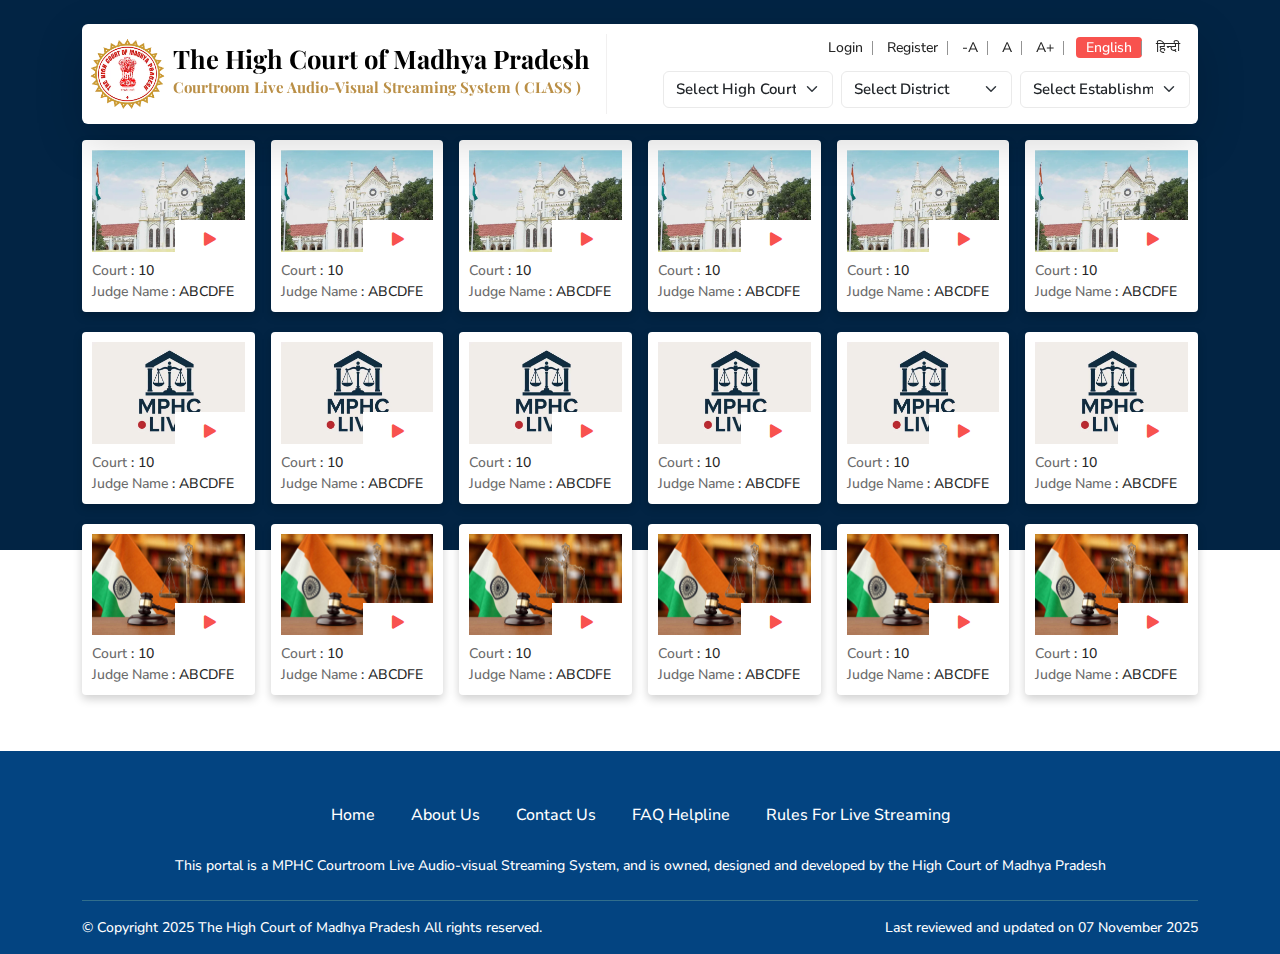
<file: index.html>
<!DOCTYPE html>
<html lang="en" class="h-100">
<head>
  <meta charset="utf-8">
  <meta content="width=device-width, initial-scale=1.0" name="viewport">
  <title>The High Court of Madhya Pradesh</title>
  <meta name="description" content="">
  <meta name="keywords" content="">
  <link href="assets/images/favicon.ico" rel="icon">
  <link href="assets/images/apple-touch-icon.png" rel="apple-touch-icon">
  <link rel="preconnect" href="https://fonts.googleapis.com">
  <link rel="preconnect" href="https://fonts.gstatic.com" crossorigin>
  <link href="https://fonts.googleapis.com/css2?family=Stack+Sans+Text:wght@200..700&display=swap" rel="stylesheet">
  <link href="https://fonts.googleapis.com/css2?family=Inter:ital,opsz,wght@0,14..32,100..900;1,14..32,100..900&display=swap" rel="stylesheet">
  <link href="https://fonts.googleapis.com/css2?family=Noto+Sans:ital,wght@0,100..900;1,100..900&display=swap" rel="stylesheet">
  <link href="https://fonts.googleapis.com/css2?family=Nunito+Sans:ital,opsz,wght@0,6..12,200..1000;1,6..12,200..1000&display=swap" rel="stylesheet">
  <link href="https://fonts.googleapis.com/css2?family=Playfair+Display:ital,wght@0,400..900;1,400..900&display=swap" rel="stylesheet">
  <link href="assets/vendor/bootstrap/css/bootstrap.min.css" rel="stylesheet">
  <link href="assets/vendor/bootstrap-icons/bootstrap-icons.css" rel="stylesheet">
  <link href="assets/css/main.css" rel="stylesheet">
</head>

<body class="d-flex flex-column h-100">
    <main class="flex-shrink-0">
        <header class="fixed-top pt-4">
            <div class="container">
                <nav class="navbar navbar-expand-lg navbar-dark shadow-lg bg-white rounded-2 px-2">
                    <a class="navbar-brand headerlogo" href="index.html">
                        <div class="d-flex gap-2 align-items-start align-items-lg-center align-items-md-center">
                            <img src="assets/images/logo-icon.webp" alt="">
                            <div class="logotext">
                                <h3>The High Court of Madhya Pradesh</h3>
                                <h4>Courtroom Live Audio-Visual Streaming System ( CLASS )</h4>
                            </div>
                        </div>
                    </a>
                        <button class="navbar-toggler first-button border-0" type="button" data-bs-toggle="collapse" data-bs-target="#navbarCollapse" aria-controls="navbarCollapse" aria-expanded="false" aria-label="Toggle navigation">
                          <div class="animated-icon1"><span></span><span></span><span></span></div>
                        </button>
                        <div class="collapse navbar-collapse flex-column" id="navbarCollapse">
                            <ul class="ms-auto navlist">
                                <li><a href="login.html">Login</a></li>
                                <li><a href="signup.html">Register</a></li>
                                <li><a href="#">-A</a></li>
                                <li><a href="#">A</a></li>
                                <li><a href="#">A+</a></li>
                                <li><a href="#" class="lang active">English</a></li>
                                <li><a href="#" class="">हिन्दी</a></li>
                            </ul>
                    
                    <form class="selectbar ms-auto navlist pt-2 pb-2">
                        <div class="row g-2">
                            <div class="col-xxl-4 col-xl-4 col-lg-4 col-md-12">
                                <div class="mb-1 mb-lg-0">
                                    <select class="form-select">
                                        <option value="">Select High Court</option>
                                        <option value="High-Court-Jabalpur" data-url="/High-Court">Jabalpur</option>
                                        <option value="High-Court-Indore" data-url="/High-Court-Indore">Indore</option>
                                        <option value="High-Court-Gwalior" data-url="/High-Court-Gwalior">Gwalior</option>
                                    </select>
                                </div>
                            </div>
                            <div class="col-xxl-4 col-xl-4 col-lg-4 col-md-12">
                                <div class="mb-1 mb-lg-0">
                                    <select class="form-select">
                                        <option value="">Select District</option>
                                        <option value="256">Agar Malwa</option>
                                        <option value="89">Alirajpur</option>
                                        <option value="88">Anuppur</option>
                                        <option value="57">Ashoknagar</option>
                                        <option value="56">Balaghat</option>
                                        <option value="61">Barwani</option>
                                        <option value="90">Betul</option>
                                        <option value="259">Bhind</option>
                                        <option value="53">Bhopal</option>
                                        <option value="76">Burhanpur</option>
                                        <option value="24">Chhatarpur</option>
                                        <option value="280">Chhindwara</option>
                                        <option value="20">Damoh</option>
                                        <option value="47">Datia</option>
                                        <option value="77">Dewas</option>
                                        <option value="50">Dhar</option>
                                        <option value="62">Dindori</option>
                                        <option value="25">Guna</option>
                                        <option value="19">Gwalior</option>
                                        <option value="78">Harda</option>
                                        <option value="79">Hoshangabad</option>
                                        <option value="51">Indore</option>
                                        <option value="54">Jabalpur</option>
                                        <option value="80">Jhabua</option>
                                        <option value="92">Katni</option>
                                        <option value="81">Khandwa</option>
                                        <option value="82">Mandla</option>
                                        <option value="180">Mandleshwar</option>
                                        <option value="26">Mandsaur</option>
                                        <option value="36">Morena</option>
                                        <option value="55">Narsinghpur</option>
                                        <option value="60">Neemuch</option>
                                        <option value="257">Niwadi</option>
                                        <option value="42">Panna</option>
                                        <option value="83">Raisen</option>
                                        <option value="34">Rajgarh</option>
                                        <option value="84">Ratlam</option>
                                        <option value="18">Rewa</option>
                                        <option value="43">Sagar</option>
                                        <option value="21">Satna</option>
                                        <option value="29">Sehore</option>
                                        <option value="85">Seoni</option>
                                        <option value="22">Shahdol</option>
                                        <option value="86">Shajapur</option>
                                        <option value="59">Sheopur</option>
                                        <option value="30">Shivpuri</option>
                                        <option value="31">Sidhi</option>
                                        <option value="58">Singrauli</option>
                                        <option value="32">Tikamgarh</option>
                                        <option value="48">Ujjain</option>
                                        <option value="91">Umaria</option>
                                        <option value="52">Vidisha</option>
                                    </select>
                                </div>
                            </div>
                            <div class="col-xxl-4 col-xl-4 col-lg-4 col-md-12">
                                <div class="mb-1 mb-lg-0">
                                    <select class="form-select">
                                       <option value="">Select Establishment</option>
                                    </select>
                                </div>
                            </div>
                        </div>
                    </form>
                  </div>  
                </nav>
            </div>
        </header>

        <section class="content-banner pb-5 overflow-hidden">
                <div class="position-absolute top-0">
                    <div class="content-banner-img" style="background: url('assets/images/slide-2.jpg') center center no-repeat; background-size: cover; width: 100vw; min-height:550px;">/</div>
                </div>
            <div class="container position-relative z-2 pb-1">
                <div class="row g-3">
                    <!-- <div class="col-lg-12">
                        <div class="pb-0">
                            <ul class="mostviewlist">
                                <li><a href="#" class="active">News Cases</a></li>
                                <li><a href="#">Most Viewed</a></li>
                                <li><a href="#">Recommended</a></li>
                            </ul>
                        </div>    
                    </div> -->
                    
                    <div class="col-xxl-2 col-xl-2 col-lg-3 col-md-4 col-6 mb-1">
                        <div class="video-card position-relative">
                            <div class="video-wrap">
                                <div class="videoimg position-relative pb-2">
                                    <img src="assets/images/highcourt-img1.webp" class="img-fluid">
                                    <a href="" class="videoplayicon position-absolute end-0 bottom-0">
                                        <i class="bi bi-play-fill"></i>
                                    </a>
                                </div>
                                <p><span>Court</span> : 10</p>
                                <p><span>Judge Name</span> : ABCDFE</p>
                                <div class="videocontent">
                                    <p><span>Room No.</span> : 10</p>
                                    <p><span>Time</span> : 1:00</p>
                                </div>
                            </div>    
                        </div>
                    </div>

                    <div class="col-xxl-2 col-xl-2 col-lg-3 col-md-4 col-6 mb-1">
                        <div class="video-card position-relative">
                            <div class="video-wrap">
                                <div class="videoimg position-relative pb-2">
                                    <img src="assets/images/highcourt-img1.webp" class="img-fluid">
                                    <a href="" class="videoplayicon position-absolute end-0 bottom-0">
                                        <i class="bi bi-play-fill"></i>
                                    </a>
                                </div>
                                <p><span>Court</span> : 10</p>
                                <p><span>Judge Name</span> : ABCDFE</p>
                                <div class="videocontent">
                                    <p><span>Room No.</span> : 10</p>
                                    <p><span>Time</span> : 1:00</p>
                                </div>
                            </div>    
                        </div>
                    </div>

                    <div class="col-xxl-2 col-xl-2 col-lg-3 col-md-4 col-6 mb-1">
                        <div class="video-card position-relative">
                            <div class="video-wrap">
                                <div class="videoimg position-relative pb-2">
                                    <img src="assets/images/highcourt-img1.webp" class="img-fluid">
                                    <a href="" class="videoplayicon position-absolute end-0 bottom-0">
                                        <i class="bi bi-play-fill"></i>
                                    </a>
                                </div>
                                <p><span>Court</span> : 10</p>
                                <p><span>Judge Name</span> : ABCDFE</p>
                                <div class="videocontent">
                                    <p><span>Room No.</span> : 10</p>
                                    <p><span>Time</span> : 1:00</p>
                                </div>
                            </div>    
                        </div>
                    </div>

                    <div class="col-xxl-2 col-xl-2 col-lg-3 col-md-4 col-6 mb-1">
                        <div class="video-card position-relative">
                            <div class="video-wrap">
                                <div class="videoimg position-relative pb-2">
                                    <img src="assets/images/highcourt-img1.webp" class="img-fluid">
                                    <a href="" class="videoplayicon position-absolute end-0 bottom-0">
                                        <i class="bi bi-play-fill"></i>
                                    </a>
                                </div>
                                <p><span>Court</span> : 10</p>
                                <p><span>Judge Name</span> : ABCDFE</p>
                                <div class="videocontent">
                                    <p><span>Room No.</span> : 10</p>
                                    <p><span>Time</span> : 1:00</p>
                                </div>
                            </div>    
                        </div>
                    </div>

                    <div class="col-xxl-2 col-xl-2 col-lg-3 col-md-4 col-6 mb-1">
                        <div class="video-card position-relative">
                            <div class="video-wrap">
                                <div class="videoimg position-relative pb-2">
                                    <img src="assets/images/highcourt-img1.webp" class="img-fluid">
                                    <a href="" class="videoplayicon position-absolute end-0 bottom-0">
                                        <i class="bi bi-play-fill"></i>
                                    </a>
                                </div>
                                <p><span>Court</span> : 10</p>
                                <p><span>Judge Name</span> : ABCDFE</p>
                                <div class="videocontent">
                                    <p><span>Room No.</span> : 10</p>
                                    <p><span>Time</span> : 1:00</p>
                                </div>
                            </div>    
                        </div>
                    </div>

                    <div class="col-xxl-2 col-xl-2 col-lg-3 col-md-4 col-6 mb-1">
                        <div class="video-card position-relative">
                            <div class="video-wrap">
                                <div class="videoimg position-relative pb-2">
                                    <img src="assets/images/highcourt-img1.webp" class="img-fluid">
                                    <a href="" class="videoplayicon position-absolute end-0 bottom-0">
                                        <i class="bi bi-play-fill"></i>
                                    </a>
                                </div>
                                <p><span>Court</span> : 10</p>
                                <p><span>Judge Name</span> : ABCDFE</p>
                                <div class="videocontent">
                                    <p><span>Room No.</span> : 10</p>
                                    <p><span>Time</span> : 1:00</p>
                                </div>
                            </div>    
                        </div>
                    </div>

                    <div class="col-xxl-2 col-xl-2 col-lg-3 col-md-4 col-6 mb-1">
                        <div class="video-card position-relative">
                            <div class="video-wrap">
                                <div class="videoimg position-relative pb-2">
                                    <img src="assets/images/highcourt-img2.webp" class="img-fluid">
                                    <a href="" class="videoplayicon position-absolute end-0 bottom-0">
                                        <i class="bi bi-play-fill"></i>
                                    </a>
                                </div>
                                <p><span>Court</span> : 10</p>
                                <p><span>Judge Name</span> : ABCDFE</p>
                                <div class="videocontent">
                                    <p><span>Room No.</span> : 10</p>
                                    <p><span>Time</span> : 1:00</p>
                                </div>
                            </div>    
                        </div>
                    </div>

                    <div class="col-xxl-2 col-xl-2 col-lg-3 col-md-4 col-6 mb-1">
                        <div class="video-card position-relative">
                            <div class="video-wrap">
                                <div class="videoimg position-relative pb-2">
                                    <img src="assets/images/highcourt-img2.webp" class="img-fluid">
                                    <a href="" class="videoplayicon position-absolute end-0 bottom-0">
                                        <i class="bi bi-play-fill"></i>
                                    </a>
                                </div>
                                <p><span>Court</span> : 10</p>
                                <p><span>Judge Name</span> : ABCDFE</p>
                                <div class="videocontent">
                                    <p><span>Room No.</span> : 10</p>
                                    <p><span>Time</span> : 1:00</p>
                                </div>
                            </div>    
                        </div>
                    </div>

                    <div class="col-xxl-2 col-xl-2 col-lg-3 col-md-4 col-6 mb-1">
                        <div class="video-card position-relative">
                            <div class="video-wrap">
                                <div class="videoimg position-relative pb-2">
                                    <img src="assets/images/highcourt-img2.webp" class="img-fluid">
                                    <a href="" class="videoplayicon position-absolute end-0 bottom-0">
                                        <i class="bi bi-play-fill"></i>
                                    </a>
                                </div>
                                <p><span>Court</span> : 10</p>
                                <p><span>Judge Name</span> : ABCDFE</p>
                                <div class="videocontent">
                                    <p><span>Room No.</span> : 10</p>
                                    <p><span>Time</span> : 1:00</p>
                                </div>
                            </div>    
                        </div>
                    </div>

                    <div class="col-xxl-2 col-xl-2 col-lg-3 col-md-4 col-6 mb-1">
                        <div class="video-card position-relative">
                            <div class="video-wrap">
                                <div class="videoimg position-relative pb-2">
                                    <img src="assets/images/highcourt-img2.webp" class="img-fluid">
                                    <a href="" class="videoplayicon position-absolute end-0 bottom-0">
                                        <i class="bi bi-play-fill"></i>
                                    </a>
                                </div>
                                <p><span>Court</span> : 10</p>
                                <p><span>Judge Name</span> : ABCDFE</p>
                                <div class="videocontent">
                                    <p><span>Room No.</span> : 10</p>
                                    <p><span>Time</span> : 1:00</p>
                                </div>
                            </div>    
                        </div>
                    </div>

                    <div class="col-xxl-2 col-xl-2 col-lg-3 col-md-4 col-6 mb-1">
                        <div class="video-card position-relative">
                            <div class="video-wrap">
                                <div class="videoimg position-relative pb-2">
                                    <img src="assets/images/highcourt-img2.webp" class="img-fluid">
                                    <a href="" class="videoplayicon position-absolute end-0 bottom-0">
                                        <i class="bi bi-play-fill"></i>
                                    </a>
                                </div>
                                <p><span>Court</span> : 10</p>
                                <p><span>Judge Name</span> : ABCDFE</p>
                                <div class="videocontent">
                                    <p><span>Room No.</span> : 10</p>
                                    <p><span>Time</span> : 1:00</p>
                                </div>
                            </div>    
                        </div>
                    </div>

                    <div class="col-xxl-2 col-xl-2 col-lg-3 col-md-4 col-6 mb-1">
                        <div class="video-card position-relative">
                            <div class="video-wrap">
                                <div class="videoimg position-relative pb-2">
                                    <img src="assets/images/highcourt-img2.webp" class="img-fluid">
                                    <a href="" class="videoplayicon position-absolute end-0 bottom-0">
                                        <i class="bi bi-play-fill"></i>
                                    </a>
                                </div>
                                <p><span>Court</span> : 10</p>
                                <p><span>Judge Name</span> : ABCDFE</p>
                                <div class="videocontent">
                                    <p><span>Room No.</span> : 10</p>
                                    <p><span>Time</span> : 1:00</p>
                                </div>
                            </div>    
                        </div>
                    </div>

                    <div class="col-xxl-2 col-xl-2 col-lg-3 col-md-4 col-6 mb-1">
                        <div class="video-card position-relative">
                            <div class="video-wrap">
                                <div class="videoimg position-relative pb-2">
                                    <img src="assets/images/law.jpg" class="img-fluid" />
                                    <a href="#" class="videoplayicon position-absolute end-0 bottom-0">
                                        <i class="bi bi-play-fill"></i>
                                    </a>
                                </div>
                                <p><span>Court</span> : 10</p>
                                <p><span>Judge Name</span> : ABCDFE</p>
                                <div class="videocontent">
                                    <p><span>Room No.</span> : 10</p>
                                    <p><span>Time</span> : 1:00</p>
                                </div>
                            </div>    
                        </div>
                    </div>

                    <div class="col-xxl-2 col-xl-2 col-lg-3 col-md-4 col-6 mb-1">
                        <div class="video-card position-relative">
                            <div class="video-wrap">
                                <div class="videoimg position-relative pb-2">
                                    <img src="assets/images/law.jpg" class="img-fluid" />
                                    <a href="" class="videoplayicon position-absolute end-0 bottom-0">
                                        <i class="bi bi-play-fill"></i>
                                    </a>
                                </div>
                                <p><span>Court</span> : 10</p>
                                <p><span>Judge Name</span> : ABCDFE</p>
                                <div class="videocontent">
                                    <p><span>Room No.</span> : 10</p>
                                    <p><span>Time</span> : 1:00</p>
                                </div>
                            </div>    
                        </div>
                    </div>

                    <div class="col-xxl-2 col-xl-2 col-lg-3 col-md-4 col-6 mb-1">
                        <div class="video-card position-relative">
                            <div class="video-wrap">
                                <div class="videoimg position-relative pb-2">
                                    <img src="assets/images/law.jpg" class="img-fluid" />
                                    <a href="" class="videoplayicon position-absolute end-0 bottom-0">
                                        <i class="bi bi-play-fill"></i>
                                    </a>
                                </div>
                                <p><span>Court</span> : 10</p>
                                <p><span>Judge Name</span> : ABCDFE</p>
                                <div class="videocontent">
                                    <p><span>Room No.</span> : 10</p>
                                    <p><span>Time</span> : 1:00</p>
                                </div>
                            </div>    
                        </div>
                    </div>

                     <div class="col-xxl-2 col-xl-2 col-lg-3 col-md-4 col-6 mb-1">
                        <div class="video-card position-relative">
                            <div class="video-wrap">
                                <div class="videoimg position-relative pb-2">
                                    <img src="assets/images/law.jpg" class="img-fluid" />
                                    <a href="" class="videoplayicon position-absolute end-0 bottom-0">
                                        <i class="bi bi-play-fill"></i>
                                    </a>
                                </div>
                                <p><span>Court</span> : 10</p>
                                <p><span>Judge Name</span> : ABCDFE</p>
                                <div class="videocontent">
                                    <p><span>Room No.</span> : 10</p>
                                    <p><span>Time</span> : 1:00</p>
                                </div>
                            </div>    
                        </div>
                    </div>

                     <div class="col-xxl-2 col-xl-2 col-lg-3 col-md-4 col-6 mb-1">
                        <div class="video-card position-relative">
                            <div class="video-wrap">
                                <div class="videoimg position-relative pb-2">
                                    <img src="assets/images/law.jpg" class="img-fluid" />
                                    <a href="" class="videoplayicon position-absolute end-0 bottom-0">
                                        <i class="bi bi-play-fill"></i>
                                    </a>
                                </div>
                                <p><span>Court</span> : 10</p>
                                <p><span>Judge Name</span> : ABCDFE</p>
                                <div class="videocontent">
                                    <p><span>Room No.</span> : 10</p>
                                    <p><span>Time</span> : 1:00</p>
                                </div>
                            </div>    
                        </div>
                    </div>

                     <div class="col-xxl-2 col-xl-2 col-lg-3 col-md-4 col-6 mb-1">
                        <div class="video-card position-relative">
                            <div class="video-wrap">
                                <div class="videoimg position-relative pb-2">
                                    <img src="assets/images/law.jpg" class="img-fluid" />
                                    <a href="" class="videoplayicon position-absolute end-0 bottom-0">
                                        <i class="bi bi-play-fill"></i>
                                    </a>
                                </div>
                                <p><span>Court</span> : 10</p>
                                <p><span>Judge Name</span> : ABCDFE</p>
                                <div class="videocontent">
                                    <p><span>Room No.</span> : 10</p>
                                    <p><span>Time</span> : 1:00</p>
                                </div>
                            </div>    
                        </div>
                    </div>



                </div>
            </div>
        </section>
    </main>    
    <footer class="mt-auto">
        <div class="container text-center pt-5 pb-3">
            <div class="row">
                <div class="col-xxl-12 col-xl-12 col-lg-12 col-md-12">
                    <ul class="footer-menu">
                        <li><a href="index.html">Home</a></li>
                        <li><a href="about.html">About Us</a></li>
                        <li><a href="contact.html">Contact Us</a></li>
                        <li><a href="faqs.html">FAQ Helpline</a></li>
                        <li><a href="rules-for-live-streaming.html">Rules For Live Streaming</a></li>
                    </ul>
                    <p class="font-14 pt-4 pb-2">This portal is a MPHC Courtroom Live Audio-visual Streaming System, and is owned, designed and developed by the High Court of Madhya Pradesh</p>
                    <div class="copy-right pt-3 font-14">
                        <div class="row d-flex align-items-center">
                            <div class="col-xxl-7 col-xl-7 col-lg-7 col-md-12">
                                <p class="text-center text-lg-start text-white mb-0">© Copyright 2025 The High Court of Madhya Pradesh All rights reserved.</p>
                            </div> 
                            <div class="col-xxl-5 col-xl-5 col-lg-5 col-md-12 pt-1 pt-lg-0 d-flex justify-content-center justify-content-lg-end">
                                <p class="text-center text-lg-start text-white mb-0">
                                Last reviewed and updated on 07 November 2025</p>
                            </div>   
                        </div>    
                    </div>
                </div>
            </div>
        </div>
    </footer>  
    <a href="#" id="scroll-top" class="scroll-top d-flex align-items-center justify-content-center"><i class="bi bi-arrow-up-short"></i></a>
  <script src="assets/js/jquery.min.js"></script>
  <script src="assets/vendor/bootstrap/js/bootstrap.bundle.min.js"></script>
  <script src="assets/vendor/purecounter/purecounter_vanilla.js"></script>
  <script src="assets/js/main.js"></script>
</body>
</html>
</file>
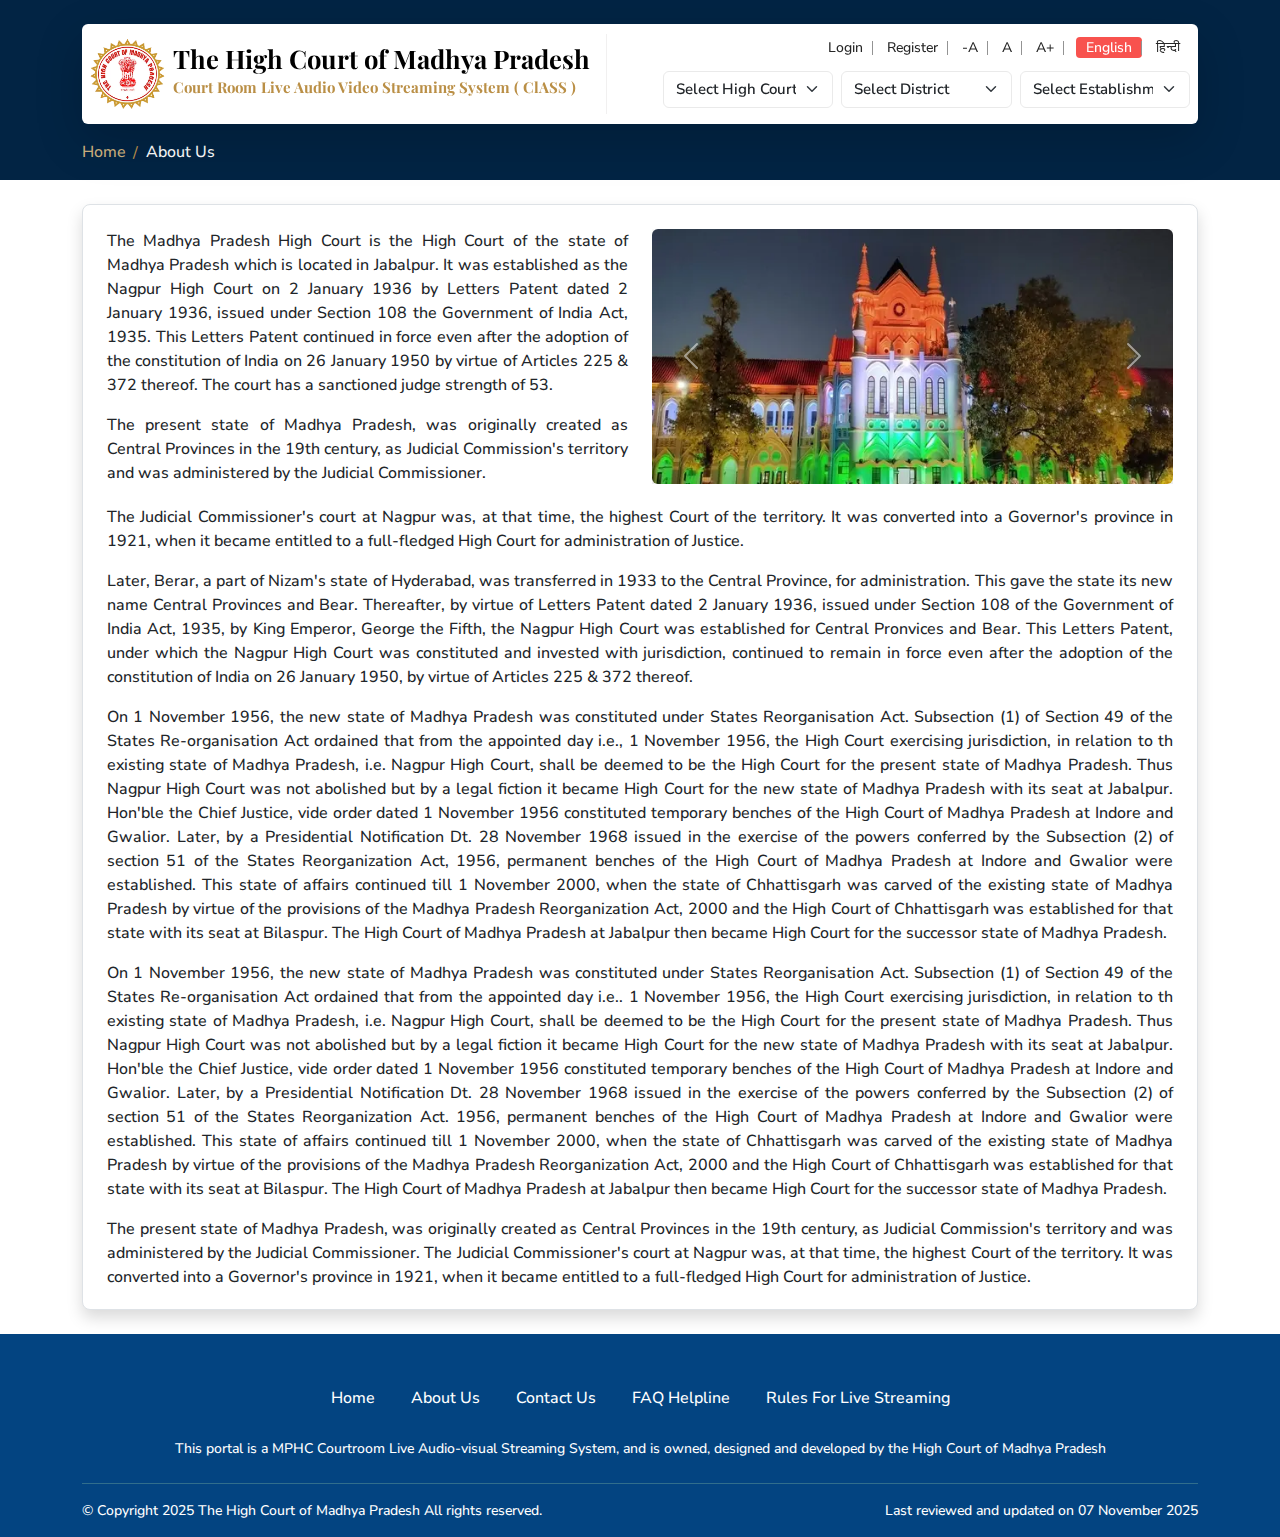
<file: about.html>
<!DOCTYPE html>
<html lang="en" class="h-100">
<head>
  <meta charset="utf-8">
  <meta content="width=device-width, initial-scale=1.0" name="viewport">
  <title>The High Court of Madhya Pradesh</title>
  <meta name="description" content="">
  <meta name="keywords" content="">
  <link href="assets/images/favicon.ico" rel="icon">
  <link href="assets/images/apple-touch-icon.png" rel="apple-touch-icon">
  <link rel="preconnect" href="https://fonts.googleapis.com">
  <link rel="preconnect" href="https://fonts.gstatic.com" crossorigin>
  <link href="https://fonts.googleapis.com/css2?family=Stack+Sans+Text:wght@200..700&display=swap" rel="stylesheet">
  <link href="https://fonts.googleapis.com/css2?family=Inter:ital,opsz,wght@0,14..32,100..900;1,14..32,100..900&display=swap" rel="stylesheet">
  <link href="https://fonts.googleapis.com/css2?family=Noto+Sans:ital,wght@0,100..900;1,100..900&display=swap" rel="stylesheet">
  <link href="https://fonts.googleapis.com/css2?family=Nunito+Sans:ital,opsz,wght@0,6..12,200..1000;1,6..12,200..1000&display=swap" rel="stylesheet">
  <link href="https://fonts.googleapis.com/css2?family=Playfair+Display:ital,wght@0,400..900;1,400..900&display=swap" rel="stylesheet">
  <link href="assets/vendor/bootstrap/css/bootstrap.min.css" rel="stylesheet">
  <link href="assets/vendor/bootstrap-icons/bootstrap-icons.css" rel="stylesheet">
  <link href="assets/css/main.css" rel="stylesheet">
</head>

<body class="d-flex flex-column h-100">
    <main class="flex-shrink-0">
        <header class="fixed-top pt-4">
            <div class="container">
                <nav class="navbar navbar-expand-lg navbar-dark bg-white shadow-lg rounded-2 px-2">
                    <a class="navbar-brand headerlogo" href="index.html">
                        <div class="d-flex gap-2 align-items-start align-items-lg-center align-items-md-center">
                            <img src="assets/images/logo-icon.webp" alt="">
                            <div class="logotext">
                                <h3>The High Court of Madhya Pradesh</h3>
                                <h4>Court Room Live Audio Video Streaming System ( ClASS )</h4>
                            </div>
                        </div>
                    </a>
                        <button class="navbar-toggler first-button border-0" type="button" data-bs-toggle="collapse" data-bs-target="#navbarCollapse" aria-controls="navbarCollapse" aria-expanded="false" aria-label="Toggle navigation">
                          <div class="animated-icon1"><span></span><span></span><span></span></div>
                        </button>
                        <div class="collapse navbar-collapse flex-column" id="navbarCollapse">
                            <ul class="ms-auto navlist">
                                <li><a href="login.html">Login</a></li>
                                <li><a href="signup.html">Register</a></li>
                                <li><a href="#">-A</a></li>
                                <li><a href="#">A</a></li>
                                <li><a href="#">A+</a></li>
                                <li><a href="#" class="lang active">English</a></li>
                                <li><a href="#" class="">हिन्दी</a></li>
                            </ul>
                    
                    <form class="selectbar ms-auto navlist pt-2 pb-2">
                        <div class="row g-2">
                            <div class="col-xxl-4 col-xl-4 col-lg-4 col-md-12">
                                <div class="mb-1 mb-lg-0">
                                    <select class="form-select">
                                        <option value="">Select High Court</option>
                                        <option value="High-Court-Jabalpur" data-url="/High-Court">Jabalpur</option>
                                        <option value="High-Court-Indore" data-url="/High-Court-Indore">Indore</option>
                                        <option value="High-Court-Gwalior" data-url="/High-Court-Gwalior">Gwalior</option>
                                    </select>
                                </div>
                            </div>
                            <div class="col-xxl-4 col-xl-4 col-lg-4 col-md-12">
                                <div class="mb-1 mb-lg-0">
                                    <select class="form-select">
                                        <option value="">Select District</option>
                                        <option value="256">Agar Malwa</option>
                                        <option value="89">Alirajpur</option>
                                        <option value="88">Anuppur</option>
                                        <option value="57">Ashoknagar</option>
                                        <option value="56">Balaghat</option>
                                        <option value="61">Barwani</option>
                                        <option value="90">Betul</option>
                                        <option value="259">Bhind</option>
                                        <option value="53">Bhopal</option>
                                        <option value="76">Burhanpur</option>
                                        <option value="24">Chhatarpur</option>
                                        <option value="280">Chhindwara</option>
                                        <option value="20">Damoh</option>
                                        <option value="47">Datia</option>
                                        <option value="77">Dewas</option>
                                        <option value="50">Dhar</option>
                                        <option value="62">Dindori</option>
                                        <option value="25">Guna</option>
                                        <option value="19">Gwalior</option>
                                        <option value="78">Harda</option>
                                        <option value="79">Hoshangabad</option>
                                        <option value="51">Indore</option>
                                        <option value="54">Jabalpur</option>
                                        <option value="80">Jhabua</option>
                                        <option value="92">Katni</option>
                                        <option value="81">Khandwa</option>
                                        <option value="82">Mandla</option>
                                        <option value="180">Mandleshwar</option>
                                        <option value="26">Mandsaur</option>
                                        <option value="36">Morena</option>
                                        <option value="55">Narsinghpur</option>
                                        <option value="60">Neemuch</option>
                                        <option value="257">Niwadi</option>
                                        <option value="42">Panna</option>
                                        <option value="83">Raisen</option>
                                        <option value="34">Rajgarh</option>
                                        <option value="84">Ratlam</option>
                                        <option value="18">Rewa</option>
                                        <option value="43">Sagar</option>
                                        <option value="21">Satna</option>
                                        <option value="29">Sehore</option>
                                        <option value="85">Seoni</option>
                                        <option value="22">Shahdol</option>
                                        <option value="86">Shajapur</option>
                                        <option value="59">Sheopur</option>
                                        <option value="30">Shivpuri</option>
                                        <option value="31">Sidhi</option>
                                        <option value="58">Singrauli</option>
                                        <option value="32">Tikamgarh</option>
                                        <option value="48">Ujjain</option>
                                        <option value="91">Umaria</option>
                                        <option value="52">Vidisha</option>
                                    </select>
                                </div>
                            </div>
                            <div class="col-xxl-4 col-xl-4 col-lg-4 col-md-12">
                                <div class="mb-1 mb-lg-0">
                                    <select class="form-select">
                                       <option value="">Select Establishment</option>
                                    </select>
                                </div>
                            </div>
                        </div>
                    </form>
                  </div>  
                </nav>
            </div>
        </header>

        <section class="content-banner pb-3 overflow-hidden">
            <div class="position-absolute top-0">
                <div class="content-banner-inner" style="background: url('assets/images/slide-2.jpg') center center no-repeat; background-size: cover; width: 100vw; min-height:350px;">/</div>
            </div>
            <div class="container position-relative z-2">
                <div class="row">
                    <div class="col-lg-12">
                        <!-- <h2 class="heading text-white pt-4 pt-lg-4">About Us</h2> -->
                        <ul class="breadcrumb">
                            <li><a href="index.html" class="active">Home</a></li>
                            <li>About Us</li>
                        </ul>    
                    </div>
                </div>
            </div>
        </section>
        <div class="container pt-4 pb-4 text-justify">
            <div class="row">
                <div class="col-lg-12">
                    <div class="border shadow p-4 pb-1 rounded-3 bg-white">
                        <div class="row">
                            <div class="col-xxl-6 col-xl-6 col-lg-6 col-md-12">
                                <p>The Madhya Pradesh High Court is the High Court of the state of Madhya Pradesh which is located in Jabalpur. It was established as the Nagpur High Court on 2 January 1936 by Letters Patent dated 2 January 1936, issued under Section 108 the Government of India Act, 1935. This Letters Patent continued in force even after the adoption of the constitution of India on 26 January 1950 by virtue of Articles 225 & 372 thereof. The court has a sanctioned judge strength of 53.</p>
                                <p>The present state of Madhya Pradesh, was originally created as Central Provinces in the 19th century, as Judicial Commission's territory and was administered by the Judicial Commissioner.</p> 
                            </div>
                            <div class="col-xxl-6 col-xl-6 col-lg-6 col-md-12 pb-2 pb-lg-0">
                                <div id="myCarousel" class="carousel slide rounded-2" data-bs-ride="carousel">
                                  <div class="carousel-inner">
                                      <div class="carousel-item active">
                                          <img src="assets/images/about-slider-1.webp" class="d-block w-100 rounded-2 shadow-lg" alt="">
                                      </div>
                                      <div class="carousel-item">
                                          <img src="assets/images/about-slider-2.webp" class="d-block w-100 rounded-2 shadow-lg" alt="">
                                      </div>
                                      <div class="carousel-item">
                                          <img src="assets/images/about-slider-3.webp" class="d-block w-100 rounded-2 shadow-lg" alt="">
                                      </div>
                                      <div class="carousel-item">
                                          <img src="assets/images/about-slider-4.webp" class="d-block w-100 rounded-2 shadow-lg" alt="">
                                      </div>
                                  </div>

                                  <button class="carousel-control-prev" type="button" data-bs-target="#myCarousel" data-bs-slide="prev">
                                      <span class="carousel-control-prev-icon" aria-hidden="true"></span>
                                      <span class="visually-hidden">Previous</span>
                                  </button>

                                  <button class="carousel-control-next" type="button" data-bs-target="#myCarousel" data-bs-slide="next">
                                      <span class="carousel-control-next-icon" aria-hidden="true"></span>
                                      <span class="visually-hidden">Next</span>
                                  </button>
                                  </div>
                                
                            </div>
                          
                            <div class="col-xxl-12 col-xl-12 col-lg-12 col-md-12 pt-1">
                                
                                <p>The Judicial Commissioner's court at Nagpur was, at that time, the highest Court of the territory. It was converted into a Governor's province in 1921, when it became entitled to a full-fledged High Court for administration of Justice.</p>    
                                

                                <p>Later, Berar, a part of Nizam's state of Hyderabad, was transferred in 1933 to the Central Province, for administration. This gave the state its new name Central Provinces and Bear. Thereafter, by virtue of Letters Patent dated 2 January 1936, issued under Section 108 of the Government of India Act, 1935, by King Emperor, George the Fifth, the Nagpur High Court was established for Central Pronvices and Bear. This Letters Patent, under which the Nagpur High Court was constituted and invested with jurisdiction, continued to remain in force even after the adoption of the constitution of India on 26 January 1950, by virtue of Articles 225 & 372 thereof.</p>

                                <p>On 1 November 1956, the new state of Madhya Pradesh was constituted under States Reorganisation Act. Subsection (1) of Section 49 of the States Re-organisation Act ordained that from the appointed day i.e., 1 November 1956, the High Court exercising jurisdiction, in relation to th existing state of Madhya Pradesh, i.e. Nagpur High Court, shall be deemed to be the High Court for the present state of Madhya Pradesh. Thus Nagpur High Court was not abolished but by a legal fiction it became High Court for the new state of Madhya Pradesh with its seat at Jabalpur. Hon'ble the Chief Justice, vide order dated 1 November 1956 constituted temporary benches of the High Court of Madhya Pradesh at Indore and Gwalior. Later, by a Presidential Notification Dt. 28 November 1968 issued in the exercise of the powers conferred by the Subsection (2) of section 51 of the States Reorganization Act, 1956, permanent benches of the High Court of Madhya Pradesh at Indore and Gwalior were established. This state of affairs continued till 1 November 2000, when the state of Chhattisgarh was carved of the existing state of Madhya Pradesh by virtue of the provisions of the Madhya Pradesh Reorganization Act, 2000 and the High Court of Chhattisgarh was established for that state with its seat at Bilaspur. The High Court of Madhya Pradesh at Jabalpur then became High Court for the successor state of Madhya Pradesh.</p>

                                <p>On 1 November 1956, the new state of Madhya Pradesh was constituted under States Reorganisation Act. Subsection (1) of Section 49 of the States Re-organisation Act ordained that from the appointed day i.e.. 1 November 1956, the High Court exercising jurisdiction, in relation to th existing state of Madhya Pradesh, i.e. Nagpur High Court, shall be deemed to be the High Court for the present state of Madhya Pradesh. Thus Nagpur High Court was not abolished but by a legal fiction it became High Court for the new state of Madhya Pradesh with its seat at Jabalpur. Hon'ble the Chief Justice, vide order dated 1 November 1956 constituted temporary benches of the High Court of Madhya Pradesh at Indore and Gwalior. Later, by a Presidential Notification Dt. 28 November 1968 issued in the exercise of the powers conferred by the Subsection (2) of section 51 of the States Reorganization Act. 1956, permanent benches of the High Court of Madhya Pradesh at Indore and Gwalior were established. This state of affairs continued till 1 November 2000, when the state of Chhattisgarh was carved of the existing state of Madhya Pradesh by virtue of the provisions of the Madhya Pradesh Reorganization Act, 2000 and the High Court of Chhattisgarh was established for that state with its seat at Bilaspur. The High Court of Madhya Pradesh at Jabalpur then became High Court for the successor state of Madhya Pradesh.</p>

                                <p>The present state of Madhya Pradesh, was originally created as Central Provinces in the 19th century, as Judicial Commission's territory and was administered by the Judicial Commissioner. The Judicial Commissioner's court at Nagpur was, at that time, the highest Court of the territory. It was converted into a Governor's province in 1921, when it became entitled to a full-fledged High Court for administration of Justice.</p>
                            </div>
                        </div>    
                    </div> 
                </div>           
            </div>
        </div>
    </main>    
    <footer class="mt-auto">
        <div class="container text-center pt-5 pb-3">
            <div class="row">
                <div class="col-xxl-12 col-xl-12 col-lg-12 col-md-12">
                    <ul class="footer-menu">
                        <li><a href="index.html">Home</a></li>
                        <li><a href="about.html">About Us</a></li>
                        <li><a href="contact.html">Contact Us</a></li>
                        <li><a href="faqs.html">FAQ Helpline</a></li>
                        <li><a href="rules-for-live-streaming.html">Rules For Live Streaming</a></li>
                    </ul>
                    <p class="font-14 pt-4 pb-2">This portal is a MPHC Courtroom Live Audio-visual Streaming System, and is owned, designed and developed by the High Court of Madhya Pradesh</p>
                    <div class="copy-right pt-3 font-14">
                        <div class="row d-flex align-items-center">
                            <div class="col-xxl-7 col-xl-7 col-lg-7 col-md-12">
                                <p class="text-center text-lg-start text-white mb-0">© Copyright 2025 The High Court of Madhya Pradesh All rights reserved.</p>
                            </div> 
                            <div class="col-xxl-5 col-xl-5 col-lg-5 col-md-12 pt-1 pt-lg-0 d-flex justify-content-center justify-content-lg-end">
                                <p class="text-center text-lg-start text-white mb-0">
                                Last reviewed and updated on 07 November 2025</p>
                            </div>   
                        </div>    
                    </div>
                </div>
            </div>
        </div>
    </footer>  
    <a href="#" id="scroll-top" class="scroll-top d-flex align-items-center justify-content-center"><i class="bi bi-arrow-up-short"></i></a>
  <script src="assets/js/jquery.min.js"></script>
  <script src="assets/vendor/bootstrap/js/bootstrap.bundle.min.js"></script>
  <script src="assets/vendor/purecounter/purecounter_vanilla.js"></script>
  <script src="assets/js/main.js"></script>
</body>
</html>
</file>
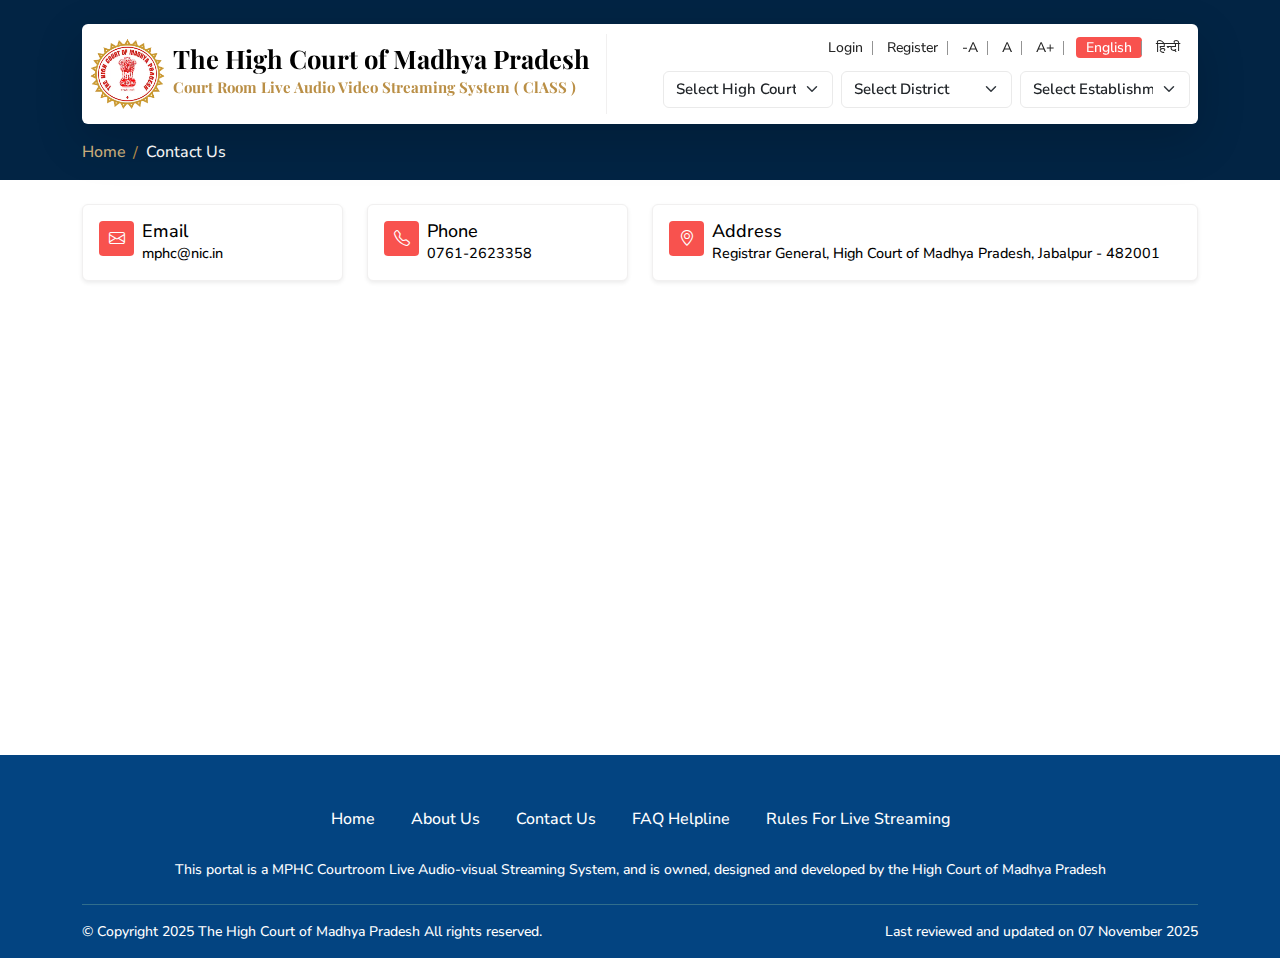
<file: contact.html>
<!DOCTYPE html>
<html lang="en" class="h-100">
<head>
  <meta charset="utf-8">
  <meta content="width=device-width, initial-scale=1.0" name="viewport">
  <title>The High Court of Madhya Pradesh</title>
  <meta name="description" content="">
  <meta name="keywords" content="">
  <link href="assets/images/favicon.ico" rel="icon">
  <link href="assets/images/apple-touch-icon.png" rel="apple-touch-icon">
  <link rel="preconnect" href="https://fonts.googleapis.com">
  <link rel="preconnect" href="https://fonts.gstatic.com" crossorigin>
  <link href="https://fonts.googleapis.com/css2?family=Stack+Sans+Text:wght@200..700&display=swap" rel="stylesheet">
  <link href="https://fonts.googleapis.com/css2?family=Inter:ital,opsz,wght@0,14..32,100..900;1,14..32,100..900&display=swap" rel="stylesheet">
  <link href="https://fonts.googleapis.com/css2?family=Noto+Sans:ital,wght@0,100..900;1,100..900&display=swap" rel="stylesheet">
  <link href="https://fonts.googleapis.com/css2?family=Nunito+Sans:ital,opsz,wght@0,6..12,200..1000;1,6..12,200..1000&display=swap" rel="stylesheet">
  <link href="https://fonts.googleapis.com/css2?family=Playfair+Display:ital,wght@0,400..900;1,400..900&display=swap" rel="stylesheet">
  <link href="assets/vendor/bootstrap/css/bootstrap.min.css" rel="stylesheet">
  <link href="assets/vendor/bootstrap-icons/bootstrap-icons.css" rel="stylesheet">
  <link href="assets/css/main.css" rel="stylesheet">
</head>

<body class="d-flex flex-column h-100">
    <main class="flex-shrink-0">
        <header class="fixed-top pt-4">
            <div class="container">
                <nav class="navbar navbar-expand-lg navbar-dark bg-white shadow-lg rounded-2 px-2">
                    <a class="navbar-brand headerlogo" href="index.html">
                        <div class="d-flex gap-2 align-items-start align-items-lg-center align-items-md-center">
                            <img src="assets/images/logo-icon.webp" alt="">
                            <div class="logotext">
                                <h3>The High Court of Madhya Pradesh</h3>
                                <h4>Court Room Live Audio Video Streaming System ( ClASS )</h4>
                            </div>
                        </div>
                    </a>
                        <button class="navbar-toggler first-button border-0" type="button" data-bs-toggle="collapse" data-bs-target="#navbarCollapse" aria-controls="navbarCollapse" aria-expanded="false" aria-label="Toggle navigation">
                          <div class="animated-icon1"><span></span><span></span><span></span></div>
                        </button>
                        <div class="collapse navbar-collapse flex-column" id="navbarCollapse">
                            <ul class="ms-auto navlist">
                                <li><a href="login.html">Login</a></li>
                                <li><a href="signup.html">Register</a></li>
                                <li><a href="#">-A</a></li>
                                <li><a href="#">A</a></li>
                                <li><a href="#">A+</a></li>
                                <li><a href="#" class="lang active">English</a></li>
                                <li><a href="#" class="">हिन्दी</a></li>
                            </ul>
                    
                    <form class="selectbar ms-auto navlist pt-2 pb-2">
                        <div class="row g-2">
                            <div class="col-xxl-4 col-xl-4 col-lg-4 col-md-12">
                                <div class="mb-1 mb-lg-0">
                                    <select class="form-select">
                                        <option value="">Select High Court</option>
                                        <option value="High-Court-Jabalpur" data-url="/High-Court">Jabalpur</option>
                                        <option value="High-Court-Indore" data-url="/High-Court-Indore">Indore</option>
                                        <option value="High-Court-Gwalior" data-url="/High-Court-Gwalior">Gwalior</option>
                                    </select>
                                </div>
                            </div>
                            <div class="col-xxl-4 col-xl-4 col-lg-4 col-md-12">
                                <div class="mb-1 mb-lg-0">
                                    <select class="form-select">
                                        <option value="">Select District</option>
                                        <option value="256">Agar Malwa</option>
                                        <option value="89">Alirajpur</option>
                                        <option value="88">Anuppur</option>
                                        <option value="57">Ashoknagar</option>
                                        <option value="56">Balaghat</option>
                                        <option value="61">Barwani</option>
                                        <option value="90">Betul</option>
                                        <option value="259">Bhind</option>
                                        <option value="53">Bhopal</option>
                                        <option value="76">Burhanpur</option>
                                        <option value="24">Chhatarpur</option>
                                        <option value="280">Chhindwara</option>
                                        <option value="20">Damoh</option>
                                        <option value="47">Datia</option>
                                        <option value="77">Dewas</option>
                                        <option value="50">Dhar</option>
                                        <option value="62">Dindori</option>
                                        <option value="25">Guna</option>
                                        <option value="19">Gwalior</option>
                                        <option value="78">Harda</option>
                                        <option value="79">Hoshangabad</option>
                                        <option value="51">Indore</option>
                                        <option value="54">Jabalpur</option>
                                        <option value="80">Jhabua</option>
                                        <option value="92">Katni</option>
                                        <option value="81">Khandwa</option>
                                        <option value="82">Mandla</option>
                                        <option value="180">Mandleshwar</option>
                                        <option value="26">Mandsaur</option>
                                        <option value="36">Morena</option>
                                        <option value="55">Narsinghpur</option>
                                        <option value="60">Neemuch</option>
                                        <option value="257">Niwadi</option>
                                        <option value="42">Panna</option>
                                        <option value="83">Raisen</option>
                                        <option value="34">Rajgarh</option>
                                        <option value="84">Ratlam</option>
                                        <option value="18">Rewa</option>
                                        <option value="43">Sagar</option>
                                        <option value="21">Satna</option>
                                        <option value="29">Sehore</option>
                                        <option value="85">Seoni</option>
                                        <option value="22">Shahdol</option>
                                        <option value="86">Shajapur</option>
                                        <option value="59">Sheopur</option>
                                        <option value="30">Shivpuri</option>
                                        <option value="31">Sidhi</option>
                                        <option value="58">Singrauli</option>
                                        <option value="32">Tikamgarh</option>
                                        <option value="48">Ujjain</option>
                                        <option value="91">Umaria</option>
                                        <option value="52">Vidisha</option>
                                    </select>
                                </div>
                            </div>
                            <div class="col-xxl-4 col-xl-4 col-lg-4 col-md-12">
                                <div class="mb-1 mb-lg-0">
                                    <select class="form-select">
                                       <option value="">Select Establishment</option>
                                    </select>
                                </div>
                            </div>
                        </div>
                    </form>
                  </div>  
                </nav>
            </div>
        </header>

        <section class="content-banner pb-3 overflow-hidden">
            <div class="position-absolute top-0">
                <div class="content-banner-inner" style="background: url('assets/images/slide-2.jpg') center center no-repeat; background-size: cover; width: 100vw; min-height:350px;">/</div>
            </div>
            <div class="container position-relative z-2">
                <div class="row">
                    <div class="col-lg-12">
                        <!-- <h2 class="heading text-white pt-4 pt-lg-4 mb-0">Contact</h2>   -->
                        <ul class="breadcrumb">
                            <li><a href="index.html" class="active">Home</a></li>
                            <li>Contact Us</li>
                        </ul> 
                    </div>
                </div>
            </div>
        </section>
        <div class="container pt-4 pb-4">
            <div class="row">
                <div class="col-xxl-3 col-xl-3 col-lg-3 col-md-12 col-12 d-flex align-items-stretch mb-2 mb-lg-0">
                    <div class="contact-box rounded-2 p-3 shadow-sm">
                      <div class="d-flex align-items-stretch text-start w-100 gap-2">
                          <div class="contact-icon align-items-center text-white"><i class="bi bi-envelope"></i></div>
                        <div class="contact-footer"> 
                          <h4 class="mb-0">Email</h4>
                          <p class="mb-0">mphc@nic.in</p>
                        </div> 
                      </div>    
                    </div>
                </div>  

                <div class="col-xxl-3 col-xl-3 col-lg-3 col-md-12 col-12 d-flex align-items-stretch mb-2 mb-lg-0">
                    <div class="contact-box rounded-2 p-3 shadow-sm">
                      <div class="d-flex align-items-stretch text-start w-100 gap-2">
                          <div class="contact-icon align-items-center text-white"><i class="bi bi-telephone"></i></div>
                        <div class="contact-footer"> 
                          <h4 class="mb-0">Phone</h4>
                          <p class="mb-0">0761-2623358</p>
                        </div> 
                      </div>    
                    </div>
                </div> 

                <div class="col-xxl-6 col-xl-6 col-lg-6 col-md-12 col-12 d-flex align-items-stretch mb-2 mb-lg-0">
                    <div class="contact-box rounded-2 p-3 shadow-sm">
                      <div class="d-flex align-items-stretch text-start w-100 gap-2">
                          <div class="contact-icon align-items-center text-white"><i class="bi bi-geo-alt"></i></div>
                        <div class="contact-footer"> 
                          <h4 class="mb-0">Address</h4>
                          <p class="mb-0">Registrar General, High Court of Madhya Pradesh, Jabalpur - 482001</p>
                        </div> 
                      </div>    
                    </div>
                </div> 

            </div>
        </div>
        <section>
            <iframe src="https://www.google.com/maps/embed?pb=!1m14!1m8!1m3!1d58688.72072455251!2d79.947195!3d23.168556!3m2!1i1024!2i768!4f13.1!3m3!1m2!1s0x3981ae6e745fdbc5%3A0x546d31715d9f7a6f!2sHigh%20Court%20Of%20Madhya%20Pradesh!5e0!3m2!1sen!2sin!4v1763278404071!5m2!1sen!2sin" width="100%" height="450" style="border:0;display: block;" allowfullscreen="" loading="lazy" referrerpolicy="no-referrer-when-downgrade"></iframe>
        </section>
    </main>    
    <footer class="mt-auto">
        <div class="container text-center pt-5 pb-3">
            <div class="row">
                <div class="col-xxl-12 col-xl-12 col-lg-12 col-md-12">
                    <ul class="footer-menu">
                        <li><a href="index.html">Home</a></li>
                        <li><a href="about.html">About Us</a></li>
                        <li><a href="contact.html">Contact Us</a></li>
                        <li><a href="faqs.html">FAQ Helpline</a></li>
                        <li><a href="rules-for-live-streaming.html">Rules For Live Streaming</a></li>
                    </ul>
                    <p class="font-14 pt-4 pb-2">This portal is a MPHC Courtroom Live Audio-visual Streaming System, and is owned, designed and developed by the High Court of Madhya Pradesh</p>
                    <div class="copy-right pt-3 font-14">
                        <div class="row d-flex align-items-center">
                            <div class="col-xxl-7 col-xl-7 col-lg-7 col-md-12">
                                <p class="text-center text-lg-start text-white mb-0">© Copyright 2025 The High Court of Madhya Pradesh All rights reserved.</p>
                            </div> 
                            <div class="col-xxl-5 col-xl-5 col-lg-5 col-md-12 pt-1 pt-lg-0 d-flex justify-content-center justify-content-lg-end">
                                <p class="text-center text-lg-start text-white mb-0">
                                Last reviewed and updated on 07 November 2025</p>
                            </div>   
                        </div>    
                    </div>
                </div>
            </div>
        </div>
    </footer>  
    <a href="#" id="scroll-top" class="scroll-top d-flex align-items-center justify-content-center"><i class="bi bi-arrow-up-short"></i></a>
  <script src="assets/js/jquery.min.js"></script>
  <script src="assets/vendor/bootstrap/js/bootstrap.bundle.min.js"></script>
  <script src="assets/vendor/purecounter/purecounter_vanilla.js"></script>
  <script src="assets/js/main.js"></script>
</body>
</html>
</file>
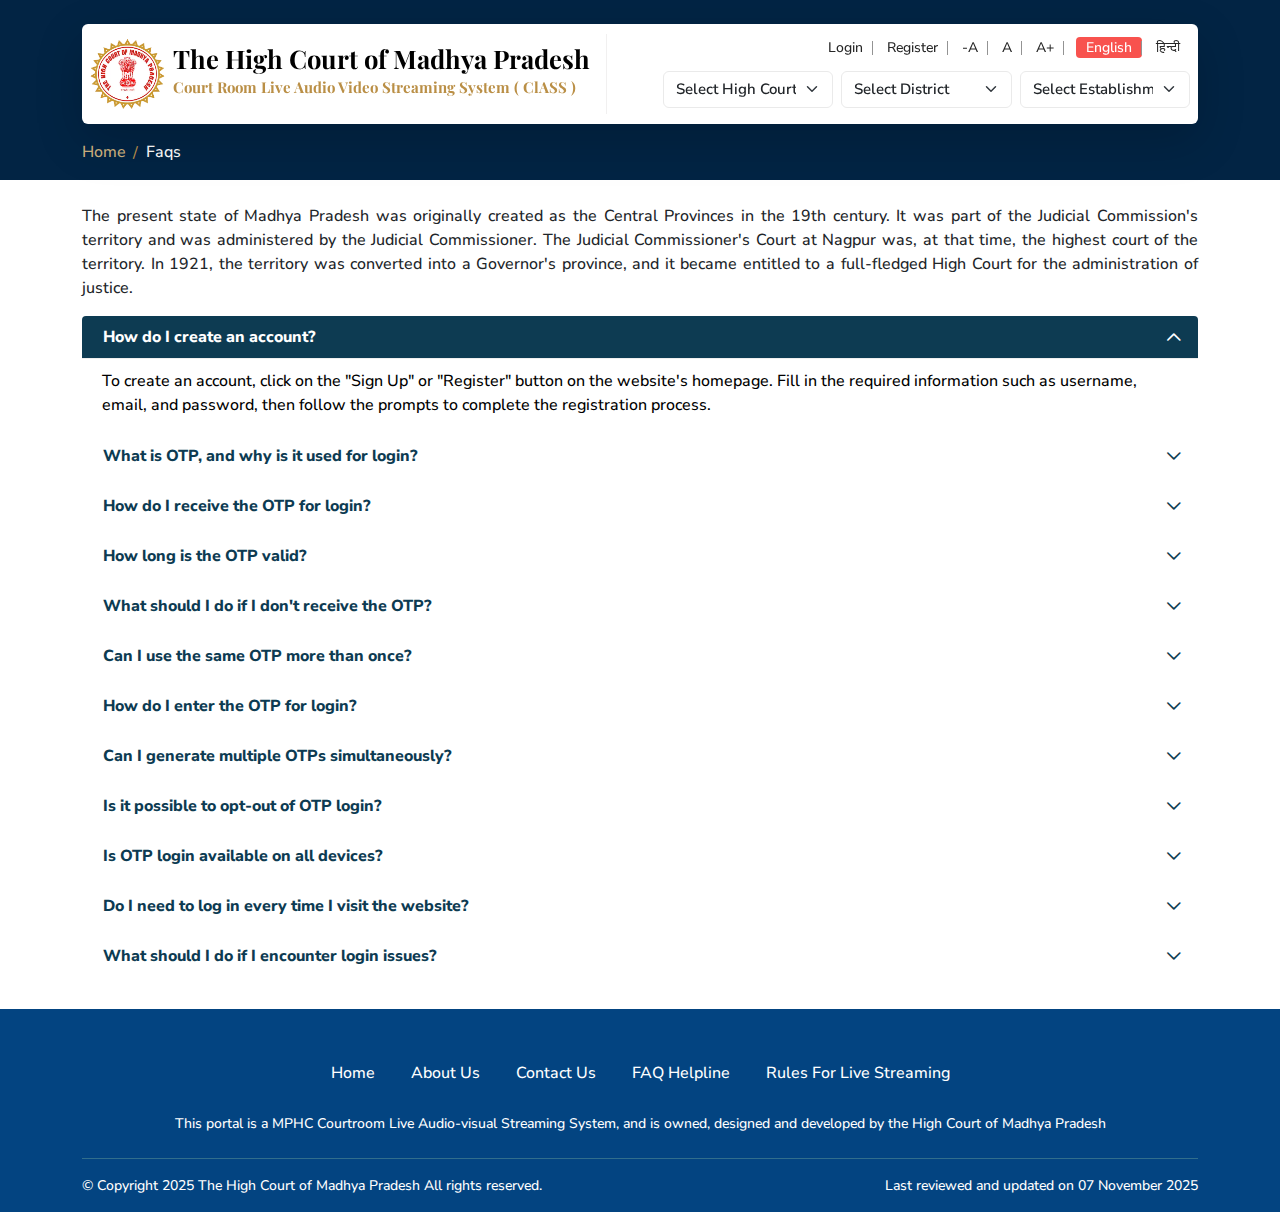
<file: faqs.html>
<!DOCTYPE html>
<html lang="en" class="h-100">
<head>
  <meta charset="utf-8">
  <meta content="width=device-width, initial-scale=1.0" name="viewport">
  <title>The High Court of Madhya Pradesh</title>
  <meta name="description" content="">
  <meta name="keywords" content="">
  <link href="assets/images/favicon.ico" rel="icon">
  <link href="assets/images/apple-touch-icon.png" rel="apple-touch-icon">
  <link rel="preconnect" href="https://fonts.googleapis.com">
  <link rel="preconnect" href="https://fonts.gstatic.com" crossorigin>
  <link href="https://fonts.googleapis.com/css2?family=Stack+Sans+Text:wght@200..700&display=swap" rel="stylesheet">
  <link href="https://fonts.googleapis.com/css2?family=Inter:ital,opsz,wght@0,14..32,100..900;1,14..32,100..900&display=swap" rel="stylesheet">
  <link href="https://fonts.googleapis.com/css2?family=Noto+Sans:ital,wght@0,100..900;1,100..900&display=swap" rel="stylesheet">
  <link href="https://fonts.googleapis.com/css2?family=Nunito+Sans:ital,opsz,wght@0,6..12,200..1000;1,6..12,200..1000&display=swap" rel="stylesheet">
  <link href="https://fonts.googleapis.com/css2?family=Playfair+Display:ital,wght@0,400..900;1,400..900&display=swap" rel="stylesheet">
  <link href="assets/vendor/bootstrap/css/bootstrap.min.css" rel="stylesheet">
  <link href="assets/vendor/bootstrap-icons/bootstrap-icons.css" rel="stylesheet">
  <link href="assets/css/main.css" rel="stylesheet">
</head>

<body class="d-flex flex-column h-100">
    <main class="flex-shrink-0">
        <header class="fixed-top pt-4">
            <div class="container">
                <nav class="navbar navbar-expand-lg navbar-dark bg-white shadow-lg rounded-2 px-2">
                    <a class="navbar-brand headerlogo" href="index.html">
                        <div class="d-flex gap-2 align-items-start align-items-lg-center align-items-md-center">
                            <img src="assets/images/logo-icon.webp" alt="">
                            <div class="logotext">
                                <h3>The High Court of Madhya Pradesh</h3>
                                <h4>Court Room Live Audio Video Streaming System ( ClASS )</h4>
                            </div>
                        </div>
                    </a>
                        <button class="navbar-toggler first-button border-0" type="button" data-bs-toggle="collapse" data-bs-target="#navbarCollapse" aria-controls="navbarCollapse" aria-expanded="false" aria-label="Toggle navigation">
                          <div class="animated-icon1"><span></span><span></span><span></span></div>
                        </button>
                        <div class="collapse navbar-collapse flex-column" id="navbarCollapse">
                            <ul class="ms-auto navlist">
                                <li><a href="login.html">Login</a></li>
                                <li><a href="signup.html">Register</a></li>
                                <li><a href="#">-A</a></li>
                                <li><a href="#">A</a></li>
                                <li><a href="#">A+</a></li>
                                <li><a href="#" class="lang active">English</a></li>
                                <li><a href="#" class="">हिन्दी</a></li>
                            </ul>
                    
                    <form class="selectbar ms-auto navlist pt-2 pb-2">
                        <div class="row g-2">
                            <div class="col-xxl-4 col-xl-4 col-lg-4 col-md-12">
                                <div class="mb-1 mb-lg-0">
                                    <select class="form-select">
                                        <option value="">Select High Court</option>
                                        <option value="High-Court-Jabalpur" data-url="/High-Court">Jabalpur</option>
                                        <option value="High-Court-Indore" data-url="/High-Court-Indore">Indore</option>
                                        <option value="High-Court-Gwalior" data-url="/High-Court-Gwalior">Gwalior</option>
                                    </select>
                                </div>
                            </div>
                            <div class="col-xxl-4 col-xl-4 col-lg-4 col-md-12">
                                <div class="mb-1 mb-lg-0">
                                    <select class="form-select">
                                        <option value="">Select District</option>
                                        <option value="256">Agar Malwa</option>
                                        <option value="89">Alirajpur</option>
                                        <option value="88">Anuppur</option>
                                        <option value="57">Ashoknagar</option>
                                        <option value="56">Balaghat</option>
                                        <option value="61">Barwani</option>
                                        <option value="90">Betul</option>
                                        <option value="259">Bhind</option>
                                        <option value="53">Bhopal</option>
                                        <option value="76">Burhanpur</option>
                                        <option value="24">Chhatarpur</option>
                                        <option value="280">Chhindwara</option>
                                        <option value="20">Damoh</option>
                                        <option value="47">Datia</option>
                                        <option value="77">Dewas</option>
                                        <option value="50">Dhar</option>
                                        <option value="62">Dindori</option>
                                        <option value="25">Guna</option>
                                        <option value="19">Gwalior</option>
                                        <option value="78">Harda</option>
                                        <option value="79">Hoshangabad</option>
                                        <option value="51">Indore</option>
                                        <option value="54">Jabalpur</option>
                                        <option value="80">Jhabua</option>
                                        <option value="92">Katni</option>
                                        <option value="81">Khandwa</option>
                                        <option value="82">Mandla</option>
                                        <option value="180">Mandleshwar</option>
                                        <option value="26">Mandsaur</option>
                                        <option value="36">Morena</option>
                                        <option value="55">Narsinghpur</option>
                                        <option value="60">Neemuch</option>
                                        <option value="257">Niwadi</option>
                                        <option value="42">Panna</option>
                                        <option value="83">Raisen</option>
                                        <option value="34">Rajgarh</option>
                                        <option value="84">Ratlam</option>
                                        <option value="18">Rewa</option>
                                        <option value="43">Sagar</option>
                                        <option value="21">Satna</option>
                                        <option value="29">Sehore</option>
                                        <option value="85">Seoni</option>
                                        <option value="22">Shahdol</option>
                                        <option value="86">Shajapur</option>
                                        <option value="59">Sheopur</option>
                                        <option value="30">Shivpuri</option>
                                        <option value="31">Sidhi</option>
                                        <option value="58">Singrauli</option>
                                        <option value="32">Tikamgarh</option>
                                        <option value="48">Ujjain</option>
                                        <option value="91">Umaria</option>
                                        <option value="52">Vidisha</option>
                                    </select>
                                </div>
                            </div>
                            <div class="col-xxl-4 col-xl-4 col-lg-4 col-md-12">
                                <div class="mb-1 mb-lg-0">
                                    <select class="form-select">
                                       <option value="">Select Establishment</option>
                                    </select>
                                </div>
                            </div>
                        </div>
                    </form>
                  </div>  
                </nav>
            </div>
        </header>

        <section class="content-banner pb-3 overflow-hidden">
            <div class="position-absolute top-0">
                <div class="content-banner-inner" style="background: url('assets/images/slide-2.jpg') center center no-repeat; background-size: cover; width: 100vw; min-height:350px;">/</div>
            </div>
            <div class="container position-relative z-2">
                <div class="row">
                    <div class="col-lg-12">
                        <!-- <h2 class="heading text-white pt-4 pt-lg-4 mb-0">FAQS</h2>   -->
                        <ul class="breadcrumb">
                            <li><a href="index.html" class="active">Home</a></li>
                            <li>Faqs</li>
                        </ul> 
                    </div>
                </div>
            </div>
        </section>
        <div class="container pt-4 pb-4">
            <div class="row">
                <div class="col-xxl-12 col-xl-12 col-lg-12 col-md-12">
                    <p class="text-justify">The present state of Madhya Pradesh was originally created as the Central Provinces in the 19th century. It was part of the Judicial Commission's territory and was administered by the Judicial Commissioner. The Judicial Commissioner's Court at Nagpur was, at that time, the highest court of the territory. In 1921, the territory was converted into a Governor's province, and it became entitled to a full-fledged High Court for the administration of justice.</p>
                    <div class="custom-accordion" id="accordion_1">
                        <div class="accordion-item active">
                          <h2 class="mb-0">
                          <button class="btn btn-link" type="button" data-bs-toggle="collapse" data-bs-target="#collapseOne" aria-expanded="true" aria-controls="collapseOne">How do I create an account?</button>
                        </h2>

                          <div id="collapseOne" class="collapse show" aria-labelledby="headingOne" data-bs-parent="#accordion_1">
                            <div class="accordion-body">
                              To create an account, click on the "Sign Up" or "Register" button on the website's homepage. Fill in the required information such as username, email, and password, then follow the prompts to complete the registration process.
                            </div>
                          </div>
                        </div> <!-- .accordion-item -->

                        <div class="accordion-item">
                          <h2 class="mb-0">
                          <button class="btn btn-link collapsed" type="button" data-bs-toggle="collapse" data-bs-target="#collapseTwo" aria-expanded="false" aria-controls="collapseTwo">What is OTP, and why is it used for login?</button>
                          </h2>
                          <div id="collapseTwo" class="collapse" aria-labelledby="headingTwo" data-bs-parent="#accordion_1">
                            <div class="accordion-body">
                              OTP, or One-Time Password, is a unique and temporary code sent to your registered mobile number or email address. It adds an extra layer of security to your login process by ensuring that only authorized users can access their accounts.
                            </div>
                          </div>

                        </div><!-- .accordion-item -->
                        <div class="accordion-item">
                          <h2 class="mb-0">
                          <button class="btn btn-link collapsed" type="button" data-bs-toggle="collapse" data-bs-target="#collapseThree" aria-expanded="false" aria-controls="collapseThree">How do I receive the OTP for login?</button>
                        </h2>

                          <div id="collapseThree" class="collapse" aria-labelledby="headingThree" data-bs-parent="#accordion_1">
                            <div class="accordion-body">
                              Upon attempting to log in, you will receive an OTP via [SMS]. Make sure your registered mobile number or email address is up-to-date. If you don't receive the OTP, click on the "Resend OTP" option.
                            </div>
                          </div>
                        </div><!-- .accordion-item -->

                        <div class="accordion-item">
                          <h2 class="mb-0">
                          <button class="btn btn-link collapsed" type="button" data-bs-toggle="collapse" data-bs-target="#collapseFour" aria-expanded="false" aria-controls="collapseFour">How long is the OTP valid?</button>
                        </h2>

                          <div id="collapseFour" class="collapse" aria-labelledby="headingFour" data-bs-parent="#accordion_1">
                            <div class="accordion-body">
                              The OTP is valid for a short duration, usually [mention time, e.g., 5 minutes]. After this time, the OTP expires, and you will need to request a new one.
                            </div>
                          </div>
                        </div><!-- .accordion-item -->

                        <div class="accordion-item">
                          <h2 class="mb-0">
                          <button class="btn btn-link collapsed" type="button" data-bs-toggle="collapse" data-bs-target="#collapseFive" aria-expanded="false" aria-controls="collapseFive">What should I do if I don't receive the OTP?</button>
                        </h2>

                          <div id="collapseFive" class="collapse" aria-labelledby="headingFive" data-bs-parent="#accordion_1">
                            <div class="accordion-body">
                              If you don't receive the OTP, ensure that your mobile number or email address is correct. Check your spam folder. If the issue persists, use the "Resend OTP" option. If the problem continues, contact our support team through Contact us.
                            </div>
                          </div>
                        </div><!-- .accordion-item -->

                        <div class="accordion-item">
                          <h2 class="mb-0">
                          <button class="btn btn-link collapsed" type="button" data-bs-toggle="collapse" data-bs-target="#collapseSix" aria-expanded="false" aria-controls="collapseSix">Can I use the same OTP more than once?</button>
                        </h2>

                          <div id="collapseSix" class="collapse" aria-labelledby="headingSix" data-bs-parent="#accordion_1">
                            <div class="accordion-body">
                              No, OTPs are designed for one-time use only. Each OTP is unique to a specific login session and becomes invalid after use.
                            </div>
                          </div>
                        </div><!-- .accordion-item -->

                        <div class="accordion-item">
                          <h2 class="mb-0">
                          <button class="btn btn-link collapsed" type="button" data-bs-toggle="collapse" data-bs-target="#collapseSeven" aria-expanded="false" aria-controls="collapseSeven">How do I enter the OTP for login?</button>
                        </h2>

                          <div id="collapseSeven" class="collapse" aria-labelledby="headingSeven" data-bs-parent="#accordion_1">
                            <div class="accordion-body">
                              After receiving the OTP, enter the code in the designated field on the login page. Ensure that you enter it correctly and without any spaces.
                            </div>
                          </div>
                        </div><!-- .accordion-item -->

                        <div class="accordion-item">
                          <h2 class="mb-0">
                          <button class="btn btn-link collapsed" type="button" data-bs-toggle="collapse" data-bs-target="#collapseEight" aria-expanded="false" aria-controls="collapseEight">Can I generate multiple OTPs simultaneously?</button>
                        </h2>

                          <div id="collapseEight" class="collapse" aria-labelledby="headingEight" data-bs-parent="#accordion_1">
                            <div class="accordion-body">
                              No, you can generate only one OTP at a time. Generating a new OTP invalidates the previous one.
                            </div>
                          </div>
                        </div><!-- .accordion-item -->

                        <div class="accordion-item">
                          <h2 class="mb-0">
                          <button class="btn btn-link collapsed" type="button" data-bs-toggle="collapse" data-bs-target="#collapseNine" aria-expanded="false" aria-controls="collapseNine">Is it possible to opt-out of OTP login?</button>
                        </h2>

                          <div id="collapseNine" class="collapse" aria-labelledby="headingNine" data-bs-parent="#accordion_1">
                            <div class="accordion-body">
                              For security reasons, the OTP login process is mandatory. It provides an additional layer of protection for your account.
                            </div>
                          </div>
                        </div><!-- .accordion-item -->

                        <div class="accordion-item">
                          <h2 class="mb-0">
                          <button class="btn btn-link collapsed" type="button" data-bs-toggle="collapse" data-bs-target="#collapseNine" aria-expanded="false" aria-controls="collapseNine">Is OTP login available on all devices?</button>
                        </h2>

                          <div id="collapseNine" class="collapse" aria-labelledby="headingNine" data-bs-parent="#accordion_1">
                            <div class="accordion-body">
                              Yes, OTP login is available on all devices with internet access, including smartphones, tablets, and computers.
                            </div>
                          </div>
                        </div><!-- .accordion-item -->

                        <div class="accordion-item">
                          <h2 class="mb-0">
                          <button class="btn btn-link collapsed" type="button" data-bs-toggle="collapse" data-bs-target="#collapseTen" aria-expanded="false" aria-controls="collapseTen">Do I need to log in every time I visit the website?</button>
                        </h2>

                          <div id="collapseTen" class="collapse" aria-labelledby="headingTen" data-bs-parent="#accordion_1">
                            <div class="accordion-body">
                              Yes
                            </div>
                          </div>
                        </div><!-- .accordion-item -->

                        <div class="accordion-item">
                          <h2 class="mb-0">
                          <button class="btn btn-link collapsed" type="button" data-bs-toggle="collapse" data-bs-target="#collapseEleven" aria-expanded="false" aria-controls="collapseEleven">What should I do if I encounter login issues?</button>
                        </h2>

                          <div id="collapseEleven" class="collapse" aria-labelledby="headingEleven" data-bs-parent="#accordion_1">
                            <div class="accordion-body">
                              If you experience any login issues such as incorrect OTP or Mobile No., first double-check that you entered the correct information. If the problem persists, contact us for support team for assistance.
                            </div>
                          </div>
                        </div><!-- .accordion-item -->


                  </div>
                </div>
            </div>
        </div>
    </main>    
    <footer class="mt-auto">
        <div class="container text-center pt-5 pb-3">
            <div class="row">
                <div class="col-xxl-12 col-xl-12 col-lg-12 col-md-12">
                    <ul class="footer-menu">
                        <li><a href="index.html">Home</a></li>
                        <li><a href="about.html">About Us</a></li>
                        <li><a href="contact.html">Contact Us</a></li>
                        <li><a href="faqs.html">FAQ Helpline</a></li>
                        <li><a href="rules-for-live-streaming.html">Rules For Live Streaming</a></li>
                    </ul>
                    <p class="font-14 pt-4 pb-2">This portal is a MPHC Courtroom Live Audio-visual Streaming System, and is owned, designed and developed by the High Court of Madhya Pradesh</p>
                    <div class="copy-right pt-3 font-14">
                        <div class="row d-flex align-items-center">
                            <div class="col-xxl-7 col-xl-7 col-lg-7 col-md-12">
                                <p class="text-center text-lg-start text-white mb-0">© Copyright 2025 The High Court of Madhya Pradesh All rights reserved.</p>
                            </div> 
                            <div class="col-xxl-5 col-xl-5 col-lg-5 col-md-12 pt-1 pt-lg-0 d-flex justify-content-center justify-content-lg-end">
                                <p class="text-center text-lg-start text-white mb-0">
                                Last reviewed and updated on 07 November 2025</p>
                            </div>   
                        </div>    
                    </div>
                </div>
            </div>
        </div>
    </footer>  
    <a href="#" id="scroll-top" class="scroll-top d-flex align-items-center justify-content-center"><i class="bi bi-arrow-up-short"></i></a>
  <script src="assets/js/jquery.min.js"></script>
  <script src="assets/vendor/bootstrap/js/bootstrap.bundle.min.js"></script>
  <script src="assets/vendor/purecounter/purecounter_vanilla.js"></script>
  <script src="assets/js/main.js"></script>
  <script>
      $(function() {

    $('.btn-link[aria-expanded="true"]').closest('.accordion-item').addClass('active');
  $('.collapse').on('show.bs.collapse', function () {
      $(this).closest('.accordion-item').addClass('active');
    });
  $('.collapse').on('hidden.bs.collapse', function () {
      $(this).closest('.accordion-item').removeClass('active');
    });
   
});
  </script>
</body>
</html>
</file>
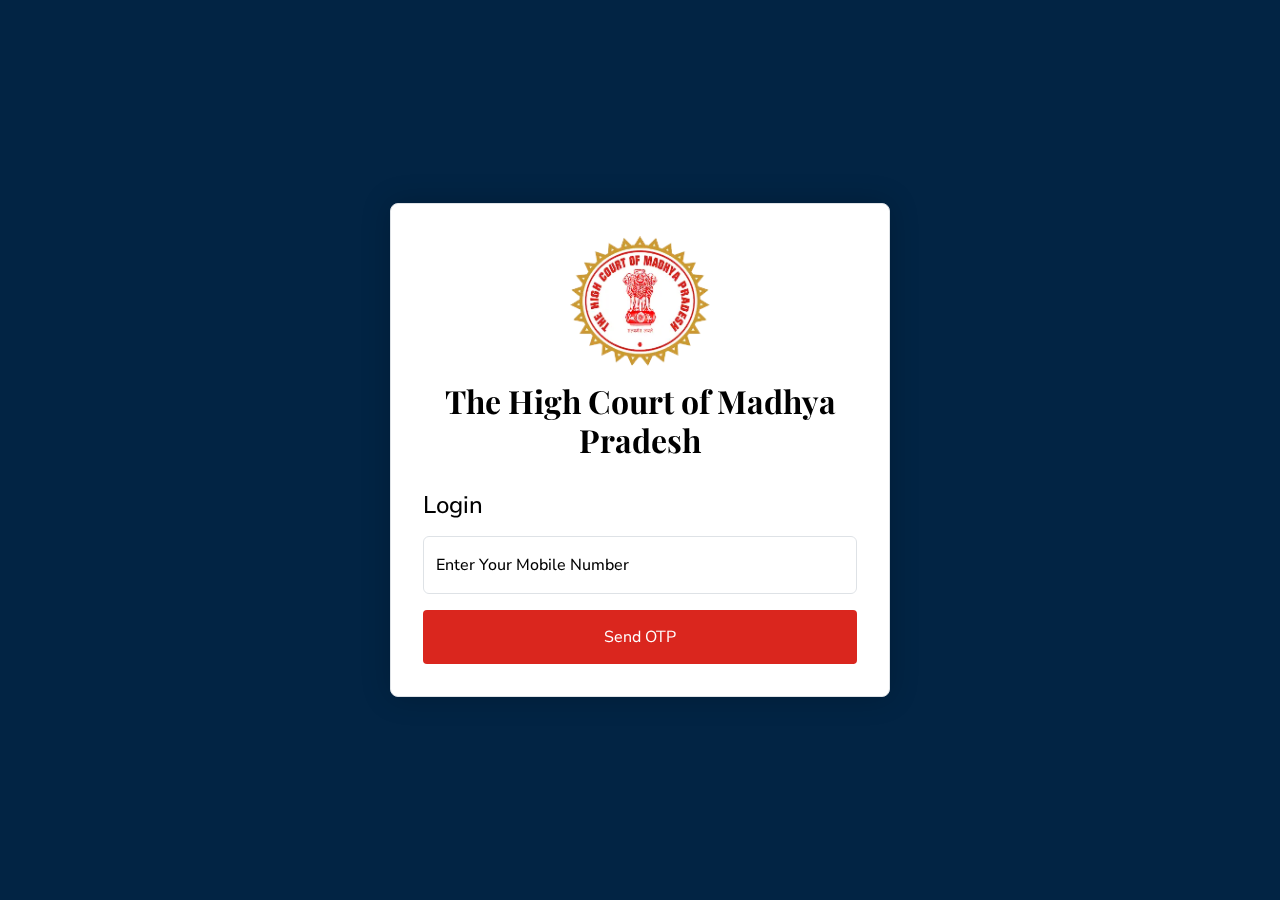
<file: login.html>
<!DOCTYPE html>
<html lang="en">
<head>
  <meta charset="utf-8">
  <meta content="width=device-width, initial-scale=1.0" name="viewport">
  <title>The High Court of Madhya Pradesh</title>
  <meta name="description" content="">
  <meta name="keywords" content="">
  <link href="assets/images/favicon.ico" rel="icon">
  <link href="assets/images/apple-touch-icon.png" rel="apple-touch-icon">
  <link rel="preconnect" href="https://fonts.googleapis.com">
  <link rel="preconnect" href="https://fonts.gstatic.com" crossorigin>
<link href="https://fonts.googleapis.com/css2?family=Stack+Sans+Text:wght@200..700&display=swap" rel="stylesheet">
  <link href="https://fonts.googleapis.com/css2?family=Inter:ital,opsz,wght@0,14..32,100..900;1,14..32,100..900&display=swap" rel="stylesheet">
  <link href="https://fonts.googleapis.com/css2?family=Noto+Sans:ital,wght@0,100..900;1,100..900&display=swap" rel="stylesheet">
  <link href="https://fonts.googleapis.com/css2?family=Nunito+Sans:ital,opsz,wght@0,6..12,200..1000;1,6..12,200..1000&display=swap" rel="stylesheet">
  <link href="https://fonts.googleapis.com/css2?family=Playfair+Display:ital,wght@0,400..900;1,400..900&display=swap" rel="stylesheet">
  <link href="assets/vendor/bootstrap/css/bootstrap.min.css" rel="stylesheet">
  <link href="assets/css/main.css" rel="stylesheet">
</head>

<body>
    <section class="login-wrapper">
        <div class="wrap-login100">
            <div class="logo text-center text-black">
                <img src="assets/images/logo-icon.webp" alt="" title="" />
                <h2 class="fw-bold pt-3">The High Court of Madhya Pradesh</h2>
            </div>
            <form class="loginform pt-4">
                <h4>Login</h4>
                <div class="form-floating mb-3 mt-3">
                  <input type="text" class="form-control" id="mobile" placeholder="Enter Your Mobile Number" name="mobile">
                  <label for="mobile">Enter Your Mobile Number</label>
                </div>
                <div class="pb-3 d-none">
                    <div class="row d-flex align-items-center">
                        <div class="col-xxl-8 col-xl-8 col-lg-8 col-md-8 col-12 d-flex justify-content-center justify-content-md-start justify-content-lg-start">
                            <div id="timer" class="text-white">You can resend OTP in 10 seconds.</div>
                        </div>
                        <div class="col-xxl-4 col-xl-4 col-lg-4 col-md-4 col-12 pt-1 pt-lg-0 d-flex justify-content-center justify-content-md-end justify-content-lg-end">
                            <a href="#" class="resent-text">Resend OTP</a>
                        </div>
                    </div>
                </div>
                <button type="submit" class="otpbtn w-100">Send OTP</button>
            </form>
        </div>
    </section>
  <script src="assets/js/jquery.min.js"></script>
  <script src="assets/vendor/bootstrap/js/bootstrap.bundle.min.js"></script>
</body>
</html>
</file>
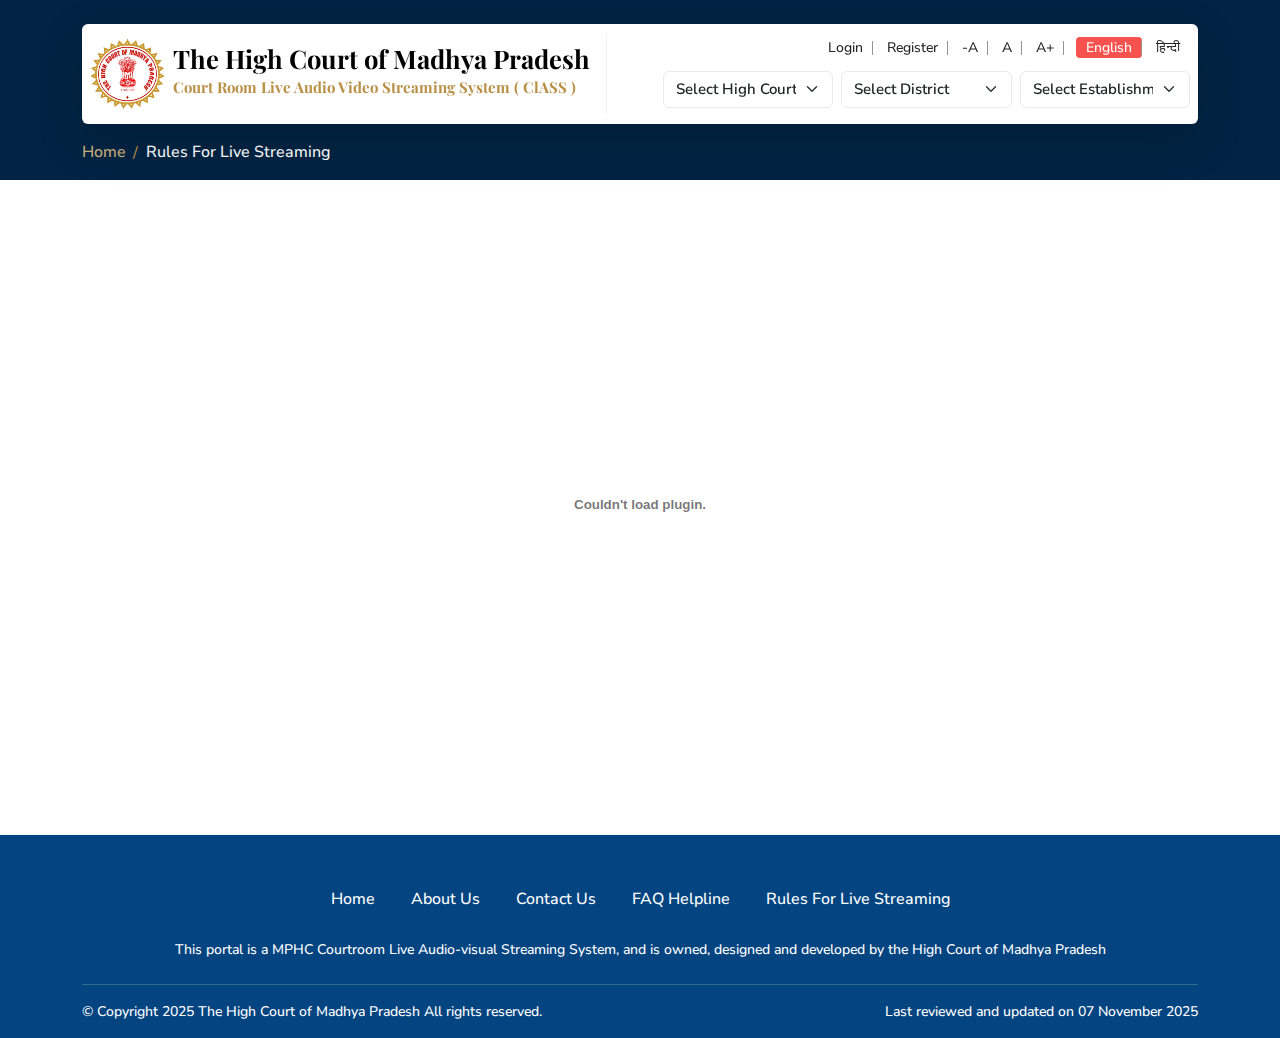
<file: rules-for-live-streaming.html>
<!DOCTYPE html>
<html lang="en" class="h-100">
<head>
  <meta charset="utf-8">
  <meta content="width=device-width, initial-scale=1.0" name="viewport">
  <title>The High Court of Madhya Pradesh</title>
  <meta name="description" content="">
  <meta name="keywords" content="">
  <link href="assets/images/favicon.ico" rel="icon">
  <link href="assets/images/apple-touch-icon.png" rel="apple-touch-icon">
  <link rel="preconnect" href="https://fonts.googleapis.com">
  <link rel="preconnect" href="https://fonts.gstatic.com" crossorigin>
  <link href="https://fonts.googleapis.com/css2?family=Stack+Sans+Text:wght@200..700&display=swap" rel="stylesheet">
  <link href="https://fonts.googleapis.com/css2?family=Inter:ital,opsz,wght@0,14..32,100..900;1,14..32,100..900&display=swap" rel="stylesheet">
  <link href="https://fonts.googleapis.com/css2?family=Noto+Sans:ital,wght@0,100..900;1,100..900&display=swap" rel="stylesheet">
  <link href="https://fonts.googleapis.com/css2?family=Nunito+Sans:ital,opsz,wght@0,6..12,200..1000;1,6..12,200..1000&display=swap" rel="stylesheet">
  <link href="https://fonts.googleapis.com/css2?family=Playfair+Display:ital,wght@0,400..900;1,400..900&display=swap" rel="stylesheet">
  <link href="assets/vendor/bootstrap/css/bootstrap.min.css" rel="stylesheet">
  <link href="assets/vendor/bootstrap-icons/bootstrap-icons.css" rel="stylesheet">
  <link href="assets/css/main.css" rel="stylesheet">
</head>

<body class="d-flex flex-column h-100">
    <main class="flex-shrink-0">
        <header class="fixed-top pt-4">
            <div class="container">
                <nav class="navbar navbar-expand-lg navbar-dark bg-white shadow-lg rounded-2 px-2">
                    <a class="navbar-brand headerlogo" href="index.html">
                        <div class="d-flex gap-2 align-items-start align-items-lg-center align-items-md-center">
                            <img src="assets/images/logo-icon.webp" alt="">
                            <div class="logotext">
                                <h3>The High Court of Madhya Pradesh</h3>
                                <h4>Court Room Live Audio Video Streaming System ( ClASS )</h4>
                            </div>
                        </div>
                    </a>
                        <button class="navbar-toggler first-button border-0" type="button" data-bs-toggle="collapse" data-bs-target="#navbarCollapse" aria-controls="navbarCollapse" aria-expanded="false" aria-label="Toggle navigation">
                          <div class="animated-icon1"><span></span><span></span><span></span></div>
                        </button>
                        <div class="collapse navbar-collapse flex-column" id="navbarCollapse">
                            <ul class="ms-auto navlist">
                                <li><a href="login.html">Login</a></li>
                                <li><a href="signup.html">Register</a></li>
                                <li><a href="#">-A</a></li>
                                <li><a href="#">A</a></li>
                                <li><a href="#">A+</a></li>
                                <li><a href="#" class="lang active">English</a></li>
                                <li><a href="#" class="">हिन्दी</a></li>
                            </ul>
                    
                    <form class="selectbar ms-auto navlist pt-2 pb-2">
                        <div class="row g-2">
                            <div class="col-xxl-4 col-xl-4 col-lg-4 col-md-12">
                                <div class="mb-1 mb-lg-0">
                                    <select class="form-select">
                                        <option value="">Select High Court</option>
                                        <option value="High-Court-Jabalpur" data-url="/High-Court">Jabalpur</option>
                                        <option value="High-Court-Indore" data-url="/High-Court-Indore">Indore</option>
                                        <option value="High-Court-Gwalior" data-url="/High-Court-Gwalior">Gwalior</option>
                                    </select>
                                </div>
                            </div>
                            <div class="col-xxl-4 col-xl-4 col-lg-4 col-md-12">
                                <div class="mb-1 mb-lg-0">
                                    <select class="form-select">
                                        <option value="">Select District</option>
                                        <option value="256">Agar Malwa</option>
                                        <option value="89">Alirajpur</option>
                                        <option value="88">Anuppur</option>
                                        <option value="57">Ashoknagar</option>
                                        <option value="56">Balaghat</option>
                                        <option value="61">Barwani</option>
                                        <option value="90">Betul</option>
                                        <option value="259">Bhind</option>
                                        <option value="53">Bhopal</option>
                                        <option value="76">Burhanpur</option>
                                        <option value="24">Chhatarpur</option>
                                        <option value="280">Chhindwara</option>
                                        <option value="20">Damoh</option>
                                        <option value="47">Datia</option>
                                        <option value="77">Dewas</option>
                                        <option value="50">Dhar</option>
                                        <option value="62">Dindori</option>
                                        <option value="25">Guna</option>
                                        <option value="19">Gwalior</option>
                                        <option value="78">Harda</option>
                                        <option value="79">Hoshangabad</option>
                                        <option value="51">Indore</option>
                                        <option value="54">Jabalpur</option>
                                        <option value="80">Jhabua</option>
                                        <option value="92">Katni</option>
                                        <option value="81">Khandwa</option>
                                        <option value="82">Mandla</option>
                                        <option value="180">Mandleshwar</option>
                                        <option value="26">Mandsaur</option>
                                        <option value="36">Morena</option>
                                        <option value="55">Narsinghpur</option>
                                        <option value="60">Neemuch</option>
                                        <option value="257">Niwadi</option>
                                        <option value="42">Panna</option>
                                        <option value="83">Raisen</option>
                                        <option value="34">Rajgarh</option>
                                        <option value="84">Ratlam</option>
                                        <option value="18">Rewa</option>
                                        <option value="43">Sagar</option>
                                        <option value="21">Satna</option>
                                        <option value="29">Sehore</option>
                                        <option value="85">Seoni</option>
                                        <option value="22">Shahdol</option>
                                        <option value="86">Shajapur</option>
                                        <option value="59">Sheopur</option>
                                        <option value="30">Shivpuri</option>
                                        <option value="31">Sidhi</option>
                                        <option value="58">Singrauli</option>
                                        <option value="32">Tikamgarh</option>
                                        <option value="48">Ujjain</option>
                                        <option value="91">Umaria</option>
                                        <option value="52">Vidisha</option>
                                    </select>
                                </div>
                            </div>
                            <div class="col-xxl-4 col-xl-4 col-lg-4 col-md-12">
                                <div class="mb-1 mb-lg-0">
                                    <select class="form-select">
                                       <option value="">Select Establishment</option>
                                    </select>
                                </div>
                            </div>
                        </div>
                    </form>
                  </div>  
                </nav>
            </div>
        </header>

        <section class="content-banner pb-3 overflow-hidden">
            <div class="position-absolute top-0">
                <div class="content-banner-inner" style="background: url('assets/images/slide-2.jpg') center center no-repeat; background-size: cover; width: 100vw; min-height:350px;">/</div>
            </div>
            <div class="container position-relative z-2">
                <div class="row">
                    <div class="col-lg-12">
                        <!-- <h2 class="heading text-white pt-4 pt-lg-4 mb-0">Rules For Live Streaming</h2>   -->
                        <ul class="breadcrumb">
                            <li><a href="index.html" class="active">Home</a></li>
                            <li>Rules For Live Streaming</li>
                        </ul> 
                    </div>
                </div>
            </div>
        </section>
        <div class="container pt-4 pb-4">
            <div class="row">
                <div class="col-xxl-12 col-xl-12 col-lg-12 col-md-12">
                    <embed src="assets/images/LIVE_STREAMING_RULES_FOR_COURT_PROCEEDINGS-1709817625998.pdf" type="application/pdf" width="100%" height="600px" />
                </div>
            </div>
        </div>
    </main>    
    <footer class="mt-auto">
        <div class="container text-center pt-5 pb-3">
            <div class="row">
                <div class="col-xxl-12 col-xl-12 col-lg-12 col-md-12">
                    <ul class="footer-menu">
                        <li><a href="index.html">Home</a></li>
                        <li><a href="about.html">About Us</a></li>
                        <li><a href="contact.html">Contact Us</a></li>
                        <li><a href="faqs.html">FAQ Helpline</a></li>
                        <li><a href="rules-for-live-streaming.html">Rules For Live Streaming</a></li>
                    </ul>
                    <p class="font-14 pt-4 pb-2">This portal is a MPHC Courtroom Live Audio-visual Streaming System, and is owned, designed and developed by the High Court of Madhya Pradesh</p>
                    <div class="copy-right pt-3 font-14">
                        <div class="row d-flex align-items-center">
                            <div class="col-xxl-7 col-xl-7 col-lg-7 col-md-12">
                                <p class="text-center text-lg-start text-white mb-0">© Copyright 2025 The High Court of Madhya Pradesh All rights reserved.</p>
                            </div> 
                            <div class="col-xxl-5 col-xl-5 col-lg-5 col-md-12 pt-1 pt-lg-0 d-flex justify-content-center justify-content-lg-end">
                                <p class="text-center text-lg-start text-white mb-0">
                                Last reviewed and updated on 07 November 2025</p>
                            </div>   
                        </div>    
                    </div>
                </div>
            </div>
        </div>
    </footer>  
    <a href="#" id="scroll-top" class="scroll-top d-flex align-items-center justify-content-center"><i class="bi bi-arrow-up-short"></i></a>
  <script src="assets/js/jquery.min.js"></script>
  <script src="assets/vendor/bootstrap/js/bootstrap.bundle.min.js"></script>
  <script src="assets/vendor/purecounter/purecounter_vanilla.js"></script>
  <script src="assets/js/main.js"></script>
</body>
</html>
</file>
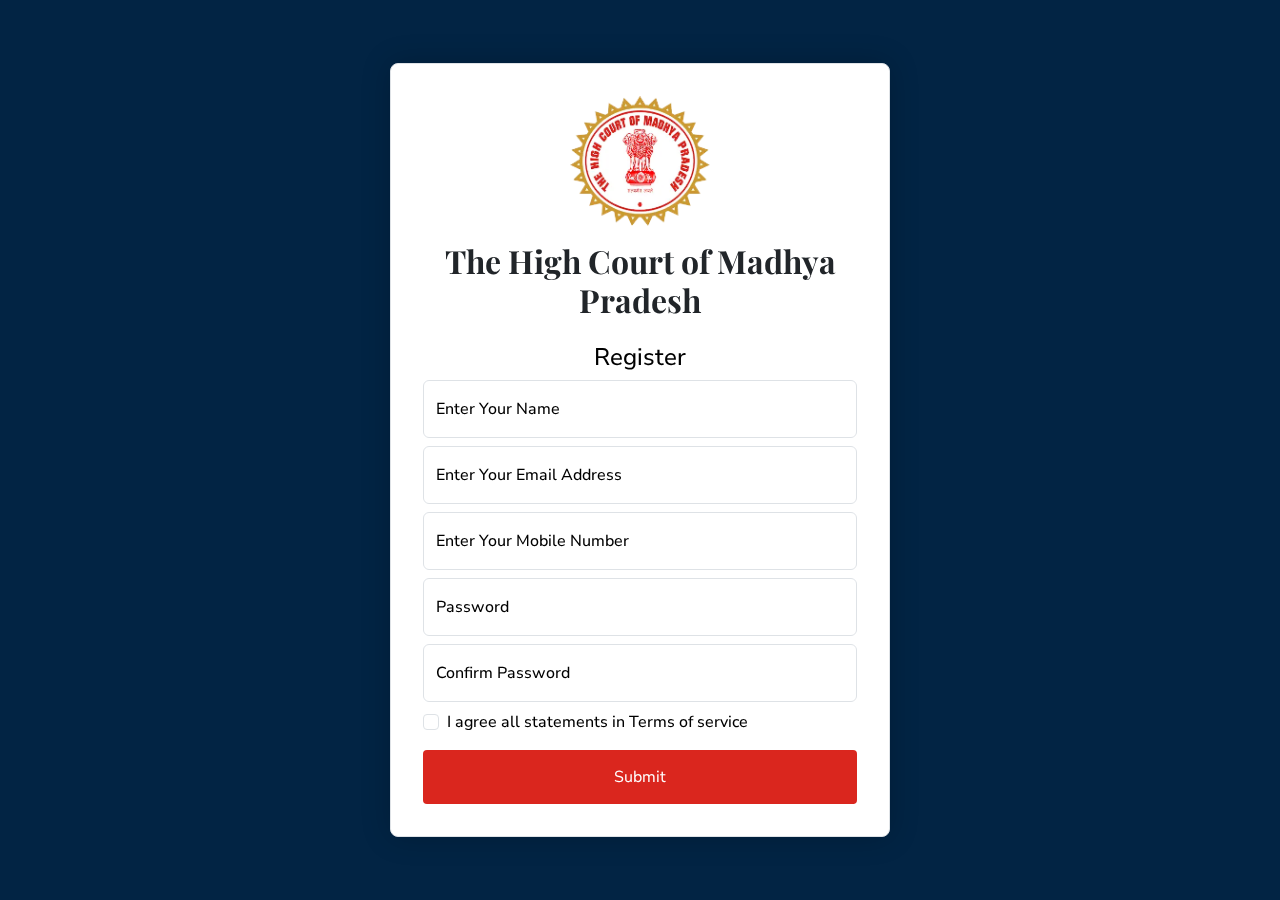
<file: signup.html>
<!DOCTYPE html>
<html lang="en">
<head>
  <meta charset="utf-8">
  <meta content="width=device-width, initial-scale=1.0" name="viewport">
  <title>The High Court of Madhya Pradesh</title>
  <meta name="description" content="">
  <meta name="keywords" content="">
  <link href="assets/images/favicon.ico" rel="icon">
  <link href="assets/images/apple-touch-icon.png" rel="apple-touch-icon">
  <link rel="preconnect" href="https://fonts.googleapis.com">
  <link rel="preconnect" href="https://fonts.gstatic.com" crossorigin>
<link href="https://fonts.googleapis.com/css2?family=Stack+Sans+Text:wght@200..700&display=swap" rel="stylesheet">
  <link href="https://fonts.googleapis.com/css2?family=Inter:ital,opsz,wght@0,14..32,100..900;1,14..32,100..900&display=swap" rel="stylesheet">
  <link href="https://fonts.googleapis.com/css2?family=Noto+Sans:ital,wght@0,100..900;1,100..900&display=swap" rel="stylesheet">
  <link href="https://fonts.googleapis.com/css2?family=Nunito+Sans:ital,opsz,wght@0,6..12,200..1000;1,6..12,200..1000&display=swap" rel="stylesheet">
  <link href="https://fonts.googleapis.com/css2?family=Playfair+Display:ital,wght@0,400..900;1,400..900&display=swap" rel="stylesheet">
  <link href="assets/vendor/bootstrap/css/bootstrap.min.css" rel="stylesheet">
  <link href="assets/css/main.css" rel="stylesheet">
</head>

<body>
    <section class="login-wrapper">
        <div class="wrap-login100">
            <div class="logo text-center">
                <img src="assets/images/logo-icon.webp" alt="" title="" />
                <h2 class="fw-bold pt-3">The High Court of Madhya Pradesh</h2>
            </div>
            <form class="loginform pt-3">
                <h4 class="text-center">Register</h4>
                <div class="form-floating mb-2 mt-2">
                  <input type="text" class="form-control" id="" placeholder="Enter Your Name" name="">
                  <label for="">Enter Your Name</label>
                </div>

                <div class="form-floating mb-2 mt-2">
                  <input type="text" class="form-control" id="" placeholder="Enter Your Email Address" name="">
                  <label for="">Enter Your Email Address</label>
                </div>

                <div class="form-floating mb-2 mt-2">
                  <input type="text" class="form-control" id="" placeholder="Enter Your Mobile Number" name="">
                  <label for="">Enter Your Mobile Number</label>
                </div>

                <div class="form-floating mb-2 mt-2">
                  <input type="password" class="form-control" id="" placeholder="Enter Your Name" name="">
                  <label for="">Password</label>
                </div>
                <div class="form-floating mb-2 mt-2">
                  <input type="password" class="form-control" id="" placeholder="Enter Your Name" name="">
                  <label for="">Confirm Password</label>
                </div>

                <div class="form-check mb-3">
                    <label class="form-check-label">
                      <input class="form-check-input" type="checkbox" name="remember"> <span class="text-black">I agree all statements in Terms of service</span>
                    </label>
                </div>

                <button type="submit" class="otpbtn w-100">Submit</button>
            </form>
        </div>
    </section>
  <script src="assets/js/jquery.min.js"></script>
  <script src="assets/vendor/bootstrap/js/bootstrap.bundle.min.js"></script>
</body>
</html>
</file>
<file: assets/css/main.css>
:root {
  --default-font: "Stack Sans Text", sans-serif;
  --font-primary: "Noto Sans", sans-serif;
  --font-info:"Nunito Sans", sans-serif;
}

:root {
  --background-color: #fff;
  --default-color: #034481;
  --color-primary: #da261e;
  --color-primay-hover:#191c60;
  --color-white: #ffffff;
  --logo-border:#f1f0f0;
  --color-black:#000;
  --color-gray-light:#9f9f9f;
  --text-gold:#ba8f46;
  --bs-light-gray:#6b6b6b;
  --top-nav-hover:#f8524e;
  --accent-color: #262626;
  --surface-color: #656161; 
  --contrast-color: #aaa;
  --nav-hover-color: #fa0101; 
  --bs-transition: 300ms ease;
  --top-menu-border:#939393;
  --transition: all 0.4s;
  --border-primay-color:#dee2e6;
  --border-bs-light:#316e8c;
  --bs-gradient:linear-gradient(to bottom, #f84c4a, #f8695e);
  --select-border:#eaeaea;
}


:root {scroll-behavior: smooth;}
a {box-shadow: none;text-decoration: none;}
.font-14{font-size: 14px;}
.heading{font-family: var(--font-info); font-weight: 900; font-size: 2.75rem}
button:focus:not(:focus-visible) {box-shadow: none;}
body{ font-family: var(--font-info); font-weight: 500;background: var(--background-color);}
.text-justify{text-align: justify;}
.login-wrapper {
    width: 100%;
    min-height: 100vh;
    display: -webkit-box;
    display: -webkit-flex;
    display: -moz-box;
    display: -ms-flexbox;
    display: flex;
    flex-wrap: wrap;
    justify-content: center;
    align-items: center;
    padding: 15px;
    background: #022444;
   /* background: -webkit-linear-gradient(bottom, rgb(0 0 0 / 75%), rgb(3 3 3 / 71%));
    background: -o-linear-gradient(bottom, rgb(0 0 0 / 75%), rgb(3 3 3 / 71%));
    background: -moz-linear-gradient(bottom, rgb(0 0 0 / 75%), rgb(3 3 3 / 71%));
    background: linear-gradient(bottom, rgb(0 0 0 / 75%), rgb(3 3 3 / 71%));*/
    position: relative;

}
.login-wrapper::before {
    content: "";
    display: block;
    position: absolute;
    z-index: -1;
    width: 100%;
    height: 100%;
    top: 0;
    left: 0;
    /*background-image: url(../images/loginbg.jpg);*/
    background-repeat: no-repeat;
    background-size: cover;
    background-position: center;
}
.wrap-login100 {
    max-width: 500px;
    padding: 2rem;
    border: 1px solid var(--border-primay-color);
    background: #fff;
    border-radius: 0.5rem;
    backdrop-filter: blur(0px);
    box-shadow: 0 0 30px rgb(0 0 0 / 20%);
}
.loginform{color: var(--color-black);}
.logo{font-family: "Playfair Display", serif}
.logo img {width: 140px; height: auto}
.loginform h4 {color: var(--color-black);}
.loginform .form-control{
    background:#fff;
    color: var(--color-black);
    border:1px solid var(--border-primay-color);
    backdrop-filter: blur(10px);
}
.loginform .form-control:focus{box-shadow: none; border-color: var(--color-black);}
.loginform .form-floating>label{ color: var(--color-black);}
.otpbtn{
    transition: all 0.6s;
    background: var(--color-primary);
    color: var(--color-white);
    border: 0;
    padding: 15px 30px;
    border-radius: var(--bs-border-radius-sm);
}
.otpbtn:hover{background: var(--color-primay-hover);}
.resent-text{color: var(--color-gray-light);}
.headerlogo{padding-right: 1rem;}
.headerlogo img{height: 70px;}
.navmenu li{padding: 5px 5px;}
.navmenu li a {color: var(--accent-color) !important;font-weight: 600;transition: var(--transition);}
.navmenu li a:hover:after,
.navmenu li a:hover{color: var(--nav-hover-color) !important}
.navmenu .dropdown ul li {padding: 10px 20px;text-transform: none;color: var(--color-black);}
.navmenu li:last-child{padding-right: 0}
.navbar .nav-item .nav-link.dropdown-toggle::after{
  font-family: bootstrap-icons !important;
  content: "\f282";
  color: var(--color-black);
  vertical-align: middle;
  border-top: none;
  border-right: none;
  border-bottom: 0;
  border-left: none;
  transition: all 0.4s;
  will-change: right, opacity;
  transition-timing-function: cubic-bezier(0.52, 1.64, 0.17, 0.46);
  animation: bounce 0.6s;
  -webkit-animation: bounce 0.6s;
  -moz-animation: bounce 0.6s;
  transform: rotate(0deg);
  font-size: 0.75rem;
}
/*h1, h2, h3, h4, h5, h6 {
    color: var(--heading-color);
    font-family: var(--heading-font);
}*/
.navlist{padding:0; margin: 0}
.navlist li{display: inline-flex; font-size: 14px; padding: 5px 0 5px;}
.navlist li a{color: var(--accent-color); position: relative; padding: 0 10px;transition: var(--transition);}

.navlist li a:hover{color: var(--nav-hover-color);}
.navlist li:first-child{padding-left: 0;}
.navlist li a:after{
    content: "";
    position: absolute;
    right: 0px;
    top: 4px;
    height: 14px;
    width: 1px;
    background: var(--top-menu-border);
}
.navlist li:last-child a::after {
    display: none;
}
.filterbtn{border:1px solid var(--select-border); border-radius: 0.30rem; padding: 5px 15px !important;}
.filterbtn:after{display: none;}
.lang{background: var(--top-nav-hover); border-radius: var(--bs-border-radius-sm); color: var(--color-white) !important;margin-left: 0.5rem;}
/* Icon 1 */

.animated-icon1,
.animated-icon2,
.animated-icon3 {
  width: 20px;
  height: 20px;
  position: relative;
  margin: 0px;
  -webkit-transform: rotate(0deg);
  -moz-transform: rotate(0deg);
  -o-transform: rotate(0deg);
  transform: rotate(0deg);
  -webkit-transition: .5s ease-in-out;
  -moz-transition: .5s ease-in-out;
  -o-transition: .5s ease-in-out;
  transition: .5s ease-in-out;
  cursor: pointer;
}

.animated-icon1 span {
  display: block;
  position: absolute;
  height: 2px;
  width: 100%;
  opacity: 1;
  left: 0;
  -webkit-transform: rotate(0deg);
  -moz-transform: rotate(0deg);
  -o-transform: rotate(0deg);
  transform: rotate(0deg);
  -webkit-transition: .25s ease-in-out;
  -moz-transition: .25s ease-in-out;
  -o-transition: .25s ease-in-out;
  transition: .25s ease-in-out;
}

.animated-icon1 span {background: var(--color-black);}
.animated-icon1 span:nth-child(1) {top: 0px;}
.animated-icon1 span:nth-child(2) {top: 6px;}
.animated-icon1 span:nth-child(3) {top: 12px;}
.animated-icon1.open span:nth-child(1) {
  top: 11px;
  -webkit-transform: rotate(135deg);
  -moz-transform: rotate(135deg);
  -o-transform: rotate(135deg);
  transform: rotate(135deg);
}

.animated-icon1.open span:nth-child(2) {opacity: 0;left: -60px;}
.animated-icon1.open span:nth-child(3) {
  top: 11px;
  -webkit-transform: rotate(-135deg);
  -moz-transform: rotate(-135deg);
  -o-transform: rotate(-135deg);
  transform: rotate(-135deg);
}  
.logotext {color: #000;font-family: "Playfair Display", serif;}
.logotext h3{margin-bottom: 0.25rem; font-weight: bold;}
.logotext h4{color: var(--text-gold);font-weight: bold;}
.content-banner {position: relative;padding-top: 140px;}
.content-banner-img{position: relative;}
.content-banner-img:before {
    content: "";
    display: block;
    width: 100%;
    height:550px;
    background: #022444;
    position: absolute;
    bottom: 0;
    top:0;
    left: auto;
    right: 0;
    z-index: 1;
}

.content-banner-inner{position: relative;}
.content-banner-inner:before {
    content: "";
    display: block;
    width: 100%;
    height:350px;
    background: #022444;
    position: absolute;
    bottom: 0;
    top:0;
    left: auto;
    right: 0;
    z-index: 1;
}
/*.selectbar{background-color: rgb(0 0 0 / 50%);padding: 15px 0;border: 1px solid rgb(255 255 255 / 10%)}
.selectbar .form-label{color: var(--contrast-color);}*/
.selectbar .form-select{ border: 1px solid var(--select-border); font-weight: 600; font-size: 15px}
.selectbar .form-select:focus{
    border-color: var(--select-border);
    outline: 0;
    box-shadow: none;
}  
/*.selectbar .form-select option{background: #000; color: var(--color-white);}*/
/*.selectbar .form-select{background-image:url("data:image/svg+xml,%3csvg xmlns='http://www.w3.org/2000/svg' viewBox='0 0 16 16'%3e%3cpath fill='none' stroke='%23dee2e6' stroke-linecap='round' stroke-linejoin='round' stroke-width='2' d='m2 5 6 6 6-6'/%3e%3c/svg%3e");
    background-repeat: no-repeat;
    background-position: right .75rem center;
    background-size: 16px 12px;
}*/
.videoplayicon{    
    background: var(--color-white);
    min-width: 70px;
    min-height: 40px;
    display: flex;
    align-items: center;
    justify-content: center;
    font-size: 1.5rem;
    color: var(--top-nav-hover);
}
.video-card{background: var(--color-white); padding: 10px; border-radius: var(--bs-border-radius-sm);box-shadow: 0px 4px 10px rgb(0 0 0 / 19%);
    width: 100%; transition: var(--transition); height: 100%}
.video-card:hover{transform: scale(1.1);z-index: 2; position: relative; height: 120%}  
.video-card .videocontent{position: relative;transition: var(--transition); visibility: hidden;display: none;} 
.video-card:hover .videocontent{visibility: visible; position: absolute;display: block;} 
.video-card p span{color: var(--bs-light-gray);}
.video-card p{color: var(--accent-color); margin-bottom:0; font-size: 14px;}
.video-wrap{left: 10px;right: 10px; bottom: 10px;top: 10px;}
.statelist{margin: 0; padding: 0;}
.statelist li {color: var(--color-white);
    display: inline;
    text-transform: uppercase;
    padding-right: 1.25rem;
    position: relative;
    align-items: center;
    padding-left: 1.25rem;}
.statelist li:after{content: "\f287"; font-size: 10px; top:3px; position: absolute; left:0; color: #676767; font-family: bootstrap-icons;}
.mostviewlist{
    padding: 5px;
    background: var(--color-white);
    max-width: 440px;
    margin: 10px auto;
    border-radius: 0.5rem;
    text-align: center;
}
.mostviewlist li{display: inline-flex;}
.mostviewlist li a{color: var(--accent-color);text-decoration: none;padding: 5px 20px;font-weight: 700;border-radius: var(--bs-border-radius-sm); transition: var(--transition);}
.mostviewlist li a.active,
.mostviewlist li a:hover{background: var(--bs-gradient); color: var(--color-white);}
.breadcrumb{padding: 0;margin: 0;display: flex;justify-content: start;gap: 20px;}
.breadcrumb li{ color: var(--color-white);}
.breadcrumb li a::before {position: absolute;content: "/";right: -12px;top: 0;color: #bd934d;}
.breadcrumb li a{color: #cfb27f;position: relative;transition: var(--transition);} 
.breadcrumb li a:hover{color: var(--color-white);} 
.contact-box {border: 1px solid var(--logo-border);width: 100%;transition: var(--transition);background: var(--color-white);}
.contact-icon{  
    transition: var(--transition);  
    background-color: var(--top-nav-hover);
    width: 35px;
    height: 35px;
    flex-shrink: 0;
    border-radius: 0.25rem;
    display: flex;
    justify-content: center;
    align-items: center;
    line-height: normal;}
/*.contact-icon i{font-size: 1rem}*/
.contact-box:hover{border:1px solid var(--top-nav-hover);}
.contact-box:hover .contact-icon{background: var(--default-color); color: var(--color-white);}
.contact-box-body {flex: 1 1 auto;}  
.contact-footer{color: var(--color-black);}
.contact-footer h4{font-size: 1.125rem;    font-family: var(--font-info);}
.contact-footer p{font-size: 0.90rem}

.custom-accordion .accordion-item {background-color: #fff;position: relative;background: var(--color-white);    margin-bottom: 0.5rem;}
.custom-accordion .accordion-item .btn-link {
    display: block;
    width: 100%;
    font-weight: 800;
    border-radius: 0.25rem;
    padding: 8px 20px;
    text-decoration: none;
    text-align: left;
    color: #0d3b52;
    position: relative;
    background: #fff;
    border-bottom-right-radius: 0px;
    border-bottom-left-radius: 0px; }
.custom-accordion .accordion-item .btn-link:before {
    font-family: bootstrap-icons!important;
    content: "\f282";
    position: absolute;
    top: 50%;
    -webkit-transform: translateY(-50%);
    -ms-transform: translateY(-50%);
    transform: translateY(-50%);
    right: 15px; 
}
.custom-accordion .accordion-item .btn-link[aria-expanded="true"]:before {
    font-family: bootstrap-icons!important;
    content: "\f286";
    position: absolute;
    color: #fff;
    top: 50%;
    -webkit-transform: translateY(-50%);
    -ms-transform: translateY(-50%);
    transform: translateY(-50%);
    right: 15px; 
}
.custom-accordion .accordion-item.active {z-index: 2;position: relative;}
/*.custom-accordion .accordion-item.active:before {content: "";width: 2px;height: 100%;z-index: 2;position: absolute;top: 0;bottom: 0;left: 0;
      background-color: #0c384e;}*/
.custom-accordion .accordion-item.active .btn-link {color: #ffffff;background: #0d3b52;}
.custom-accordion .accordion-item:first-child .btn-link {border-bottom-right-radius: 0px;border-bottom-left-radius: 0px; }
.custom-accordion .accordion-item:last-child .btn-link {border-bottom-right-radius: 0px;border-bottom-left-radius: 0px; }
.custom-accordion .accordion-item .accordion-body {padding: 10px 20px;color: #000;border-top: 1px solid #eeeeee;}
footer{background: var(--default-color);color: var(--color-white);font-family: var(--nav-font);}
.footer-menu{padding: 0; margin: 0}
.footer-menu li{list-style: none;display: inline-flex;padding: 0.25rem 1rem;}
.footer-menu li a{color: var(--color-white); text-decoration: none;}
.footer-menu li a:hover{    
    color: var(--color-white);;
    -webkit-text-decoration-color: var(--color-white);;
    -webkit-text-decoration-color: var(--color-white);;
    text-decoration-color: var(--color-white);;
    text-underline-offset: .375em;
    text-decoration: underline !important;}
.copy-right{border-top:1px solid var(--border-bs-light);}
.scroll-top {
  position: fixed;
  visibility: hidden;
  opacity: 0;
  right: 15px;
  bottom: 15px;
  z-index: 99999;
  background-color: var(--top-nav-hover);
  width: 36px;
  height: 36px;
  border-radius: var(--bs-border-radius-sm);
  transition: var(--transition);
}
.scroll-top i {font-size: 24px;color: var(--color-white);line-height: 0;}
.scroll-top:hover {background-color: var(--top-nav-hover);color: var(--color-white);}
.scroll-top.active {visibility: visible;opacity: 1;bottom: 15px;}
@media(min-width:992px){
    .dropdown:hover .dropdown-menu {display: block;}
    .headerlogo{border-right:1px solid var(--logo-border);}
}
@media(min-width:768px){
    .logotext h3{font-size: 1.60rem;}
    .logotext h4{font-size: 15px;}
}
@media(max-width:767px){
    .headerlogo img {height: 45px;}
    .logotext h3{font-size: 1.25rem;}
    .logotext h4{font-size: 0.75rem;}
    .navbar-brand{white-space: normal;}
    .navbar-toggler{position: absolute; right:10px; top:1rem}
}
</file>
